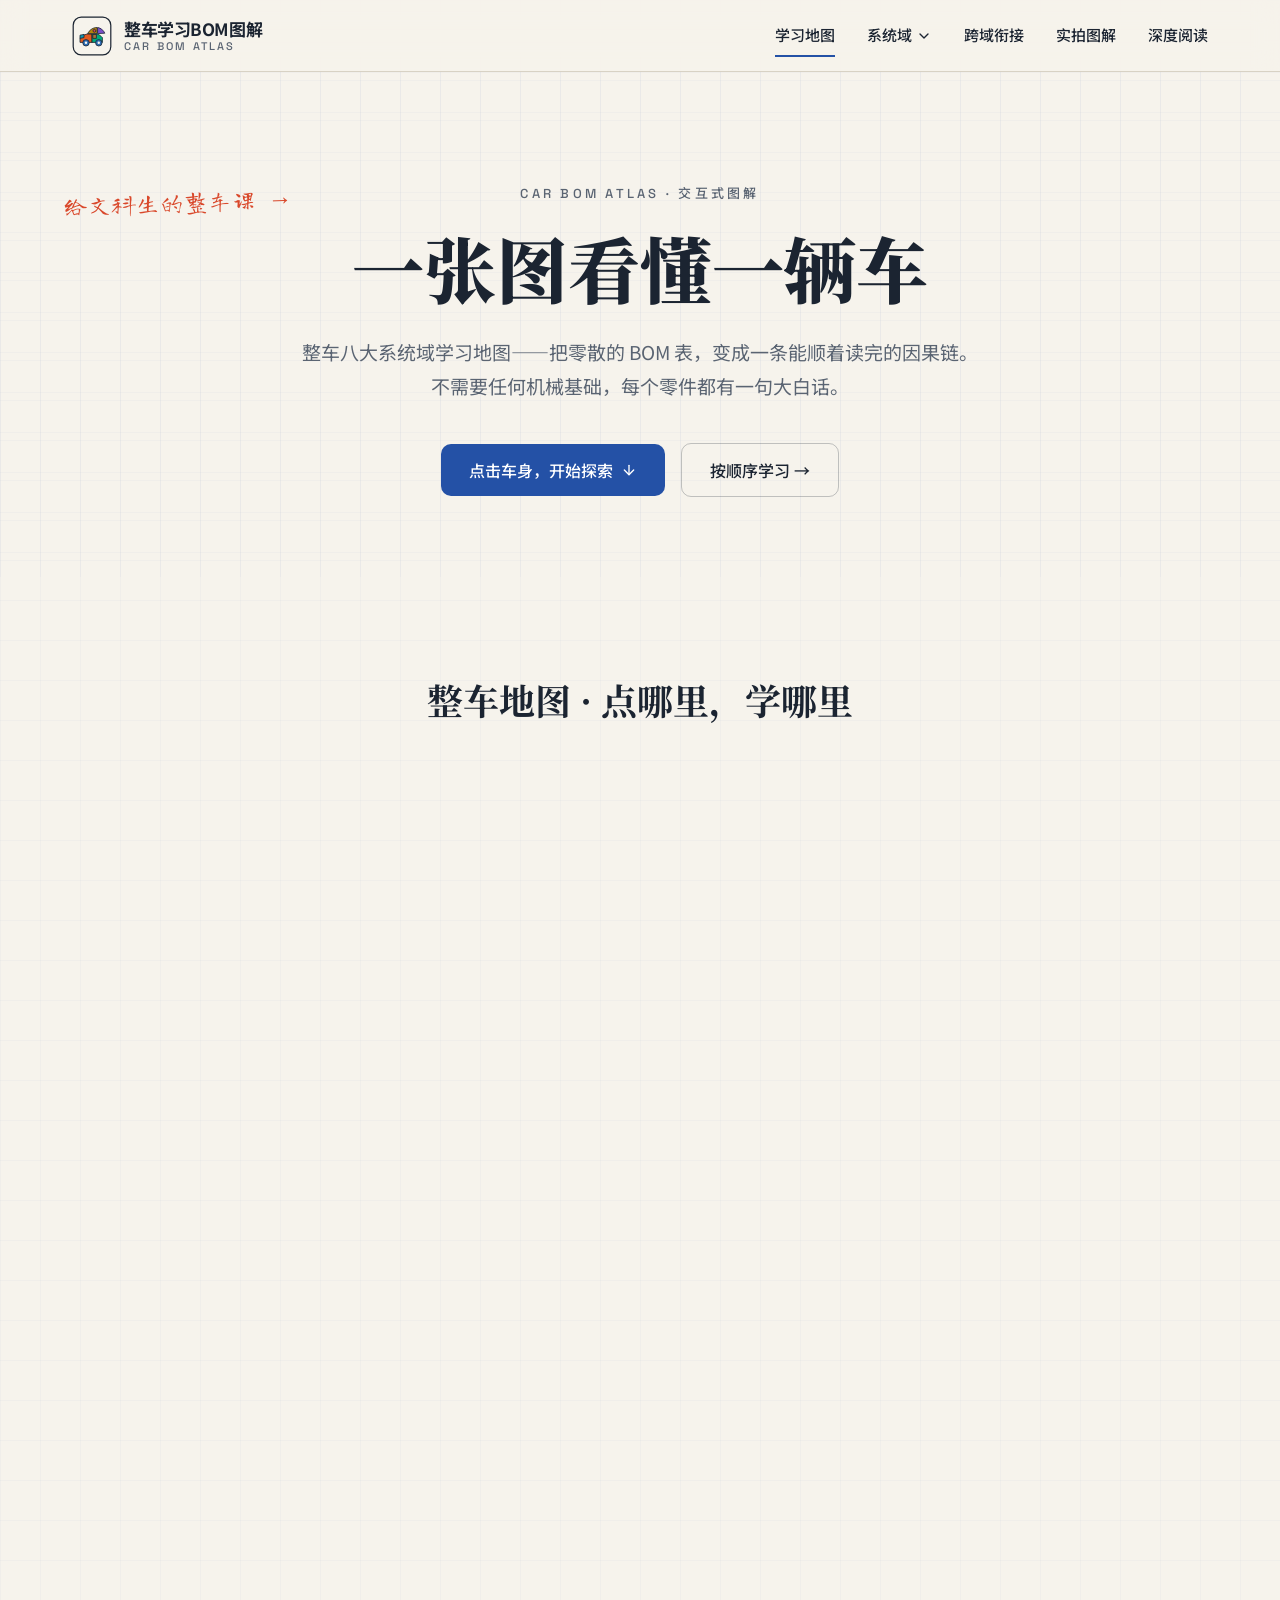
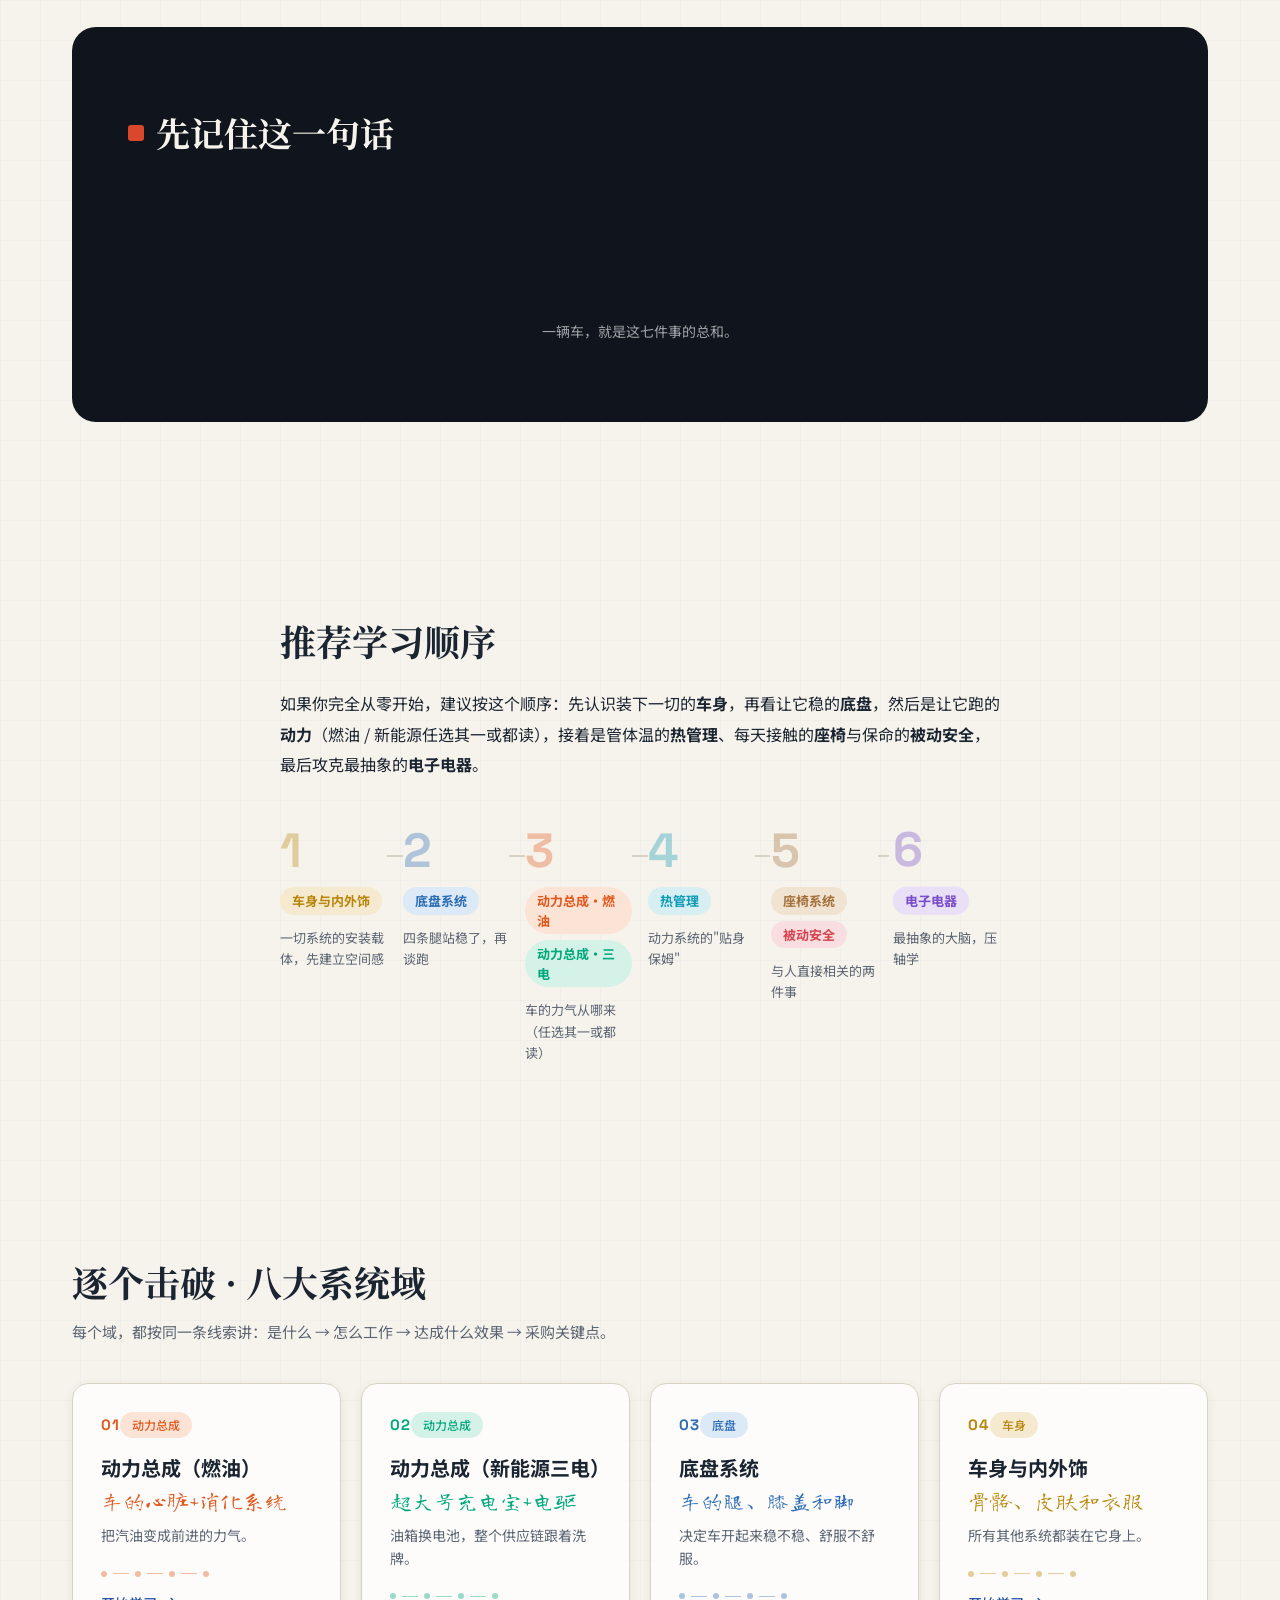
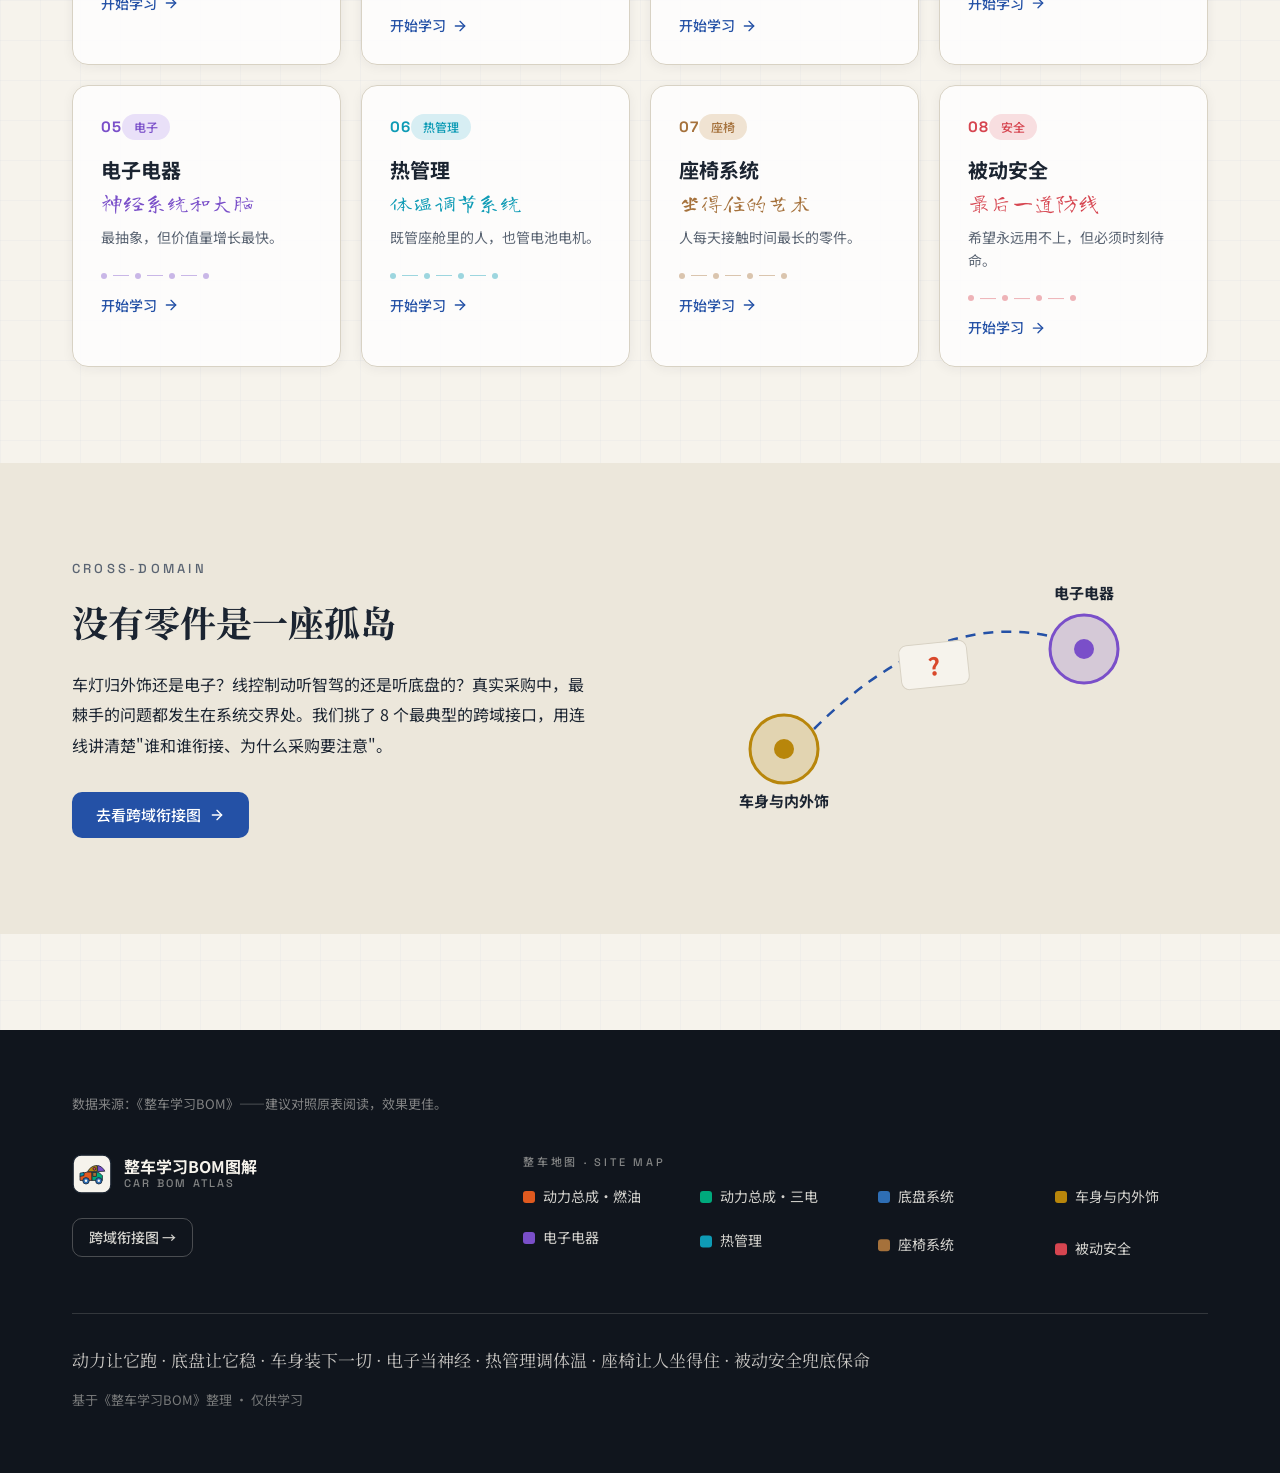
<file: index.html>
<!doctype html>
<html lang="zh-CN">
  <head>
    <meta charset="UTF-8" />
    <meta name="viewport" content="width=device-width, initial-scale=1.0" />
    <link rel="icon" type="image/svg+xml" href="./logo.svg" />
    <link rel="preconnect" href="https://fonts.googleapis.com" />
    <link rel="preconnect" href="https://fonts.gstatic.com" crossorigin />
    <link
      href="https://fonts.googleapis.com/css2?family=Noto+Serif+SC:wght@700;900&family=Noto+Sans+SC:wght@400;500;700&family=Long+Cang&family=Space+Grotesk:wght@500;700&display=swap"
      rel="stylesheet"
    />
    <title>整车学习BOM图解 · CAR BOM ATLAS</title>
    <meta name="description" content="把零散的整车BOM表，变成一张能点、能顺着读完的交互式图解学习地图。八大系统域，零机械基础也能看懂。" />
    <script type="module" crossorigin src="./assets/index-Dq_LpKil.js"></script>
    <link rel="stylesheet" crossorigin href="./assets/index-UlQxeEaz.css">
  </head>
  <body>
    <div id="root"></div>
  </body>
</html>
</file>
<file: assets/index-UlQxeEaz.css>
*,:before,:after{--tw-border-spacing-x: 0;--tw-border-spacing-y: 0;--tw-translate-x: 0;--tw-translate-y: 0;--tw-rotate: 0;--tw-skew-x: 0;--tw-skew-y: 0;--tw-scale-x: 1;--tw-scale-y: 1;--tw-pan-x: ;--tw-pan-y: ;--tw-pinch-zoom: ;--tw-scroll-snap-strictness: proximity;--tw-gradient-from-position: ;--tw-gradient-via-position: ;--tw-gradient-to-position: ;--tw-ordinal: ;--tw-slashed-zero: ;--tw-numeric-figure: ;--tw-numeric-spacing: ;--tw-numeric-fraction: ;--tw-ring-inset: ;--tw-ring-offset-width: 0px;--tw-ring-offset-color: #fff;--tw-ring-color: rgb(59 130 246 / .5);--tw-ring-offset-shadow: 0 0 #0000;--tw-ring-shadow: 0 0 #0000;--tw-shadow: 0 0 #0000;--tw-shadow-colored: 0 0 #0000;--tw-blur: ;--tw-brightness: ;--tw-contrast: ;--tw-grayscale: ;--tw-hue-rotate: ;--tw-invert: ;--tw-saturate: ;--tw-sepia: ;--tw-drop-shadow: ;--tw-backdrop-blur: ;--tw-backdrop-brightness: ;--tw-backdrop-contrast: ;--tw-backdrop-grayscale: ;--tw-backdrop-hue-rotate: ;--tw-backdrop-invert: ;--tw-backdrop-opacity: ;--tw-backdrop-saturate: ;--tw-backdrop-sepia: ;--tw-contain-size: ;--tw-contain-layout: ;--tw-contain-paint: ;--tw-contain-style: }::backdrop{--tw-border-spacing-x: 0;--tw-border-spacing-y: 0;--tw-translate-x: 0;--tw-translate-y: 0;--tw-rotate: 0;--tw-skew-x: 0;--tw-skew-y: 0;--tw-scale-x: 1;--tw-scale-y: 1;--tw-pan-x: ;--tw-pan-y: ;--tw-pinch-zoom: ;--tw-scroll-snap-strictness: proximity;--tw-gradient-from-position: ;--tw-gradient-via-position: ;--tw-gradient-to-position: ;--tw-ordinal: ;--tw-slashed-zero: ;--tw-numeric-figure: ;--tw-numeric-spacing: ;--tw-numeric-fraction: ;--tw-ring-inset: ;--tw-ring-offset-width: 0px;--tw-ring-offset-color: #fff;--tw-ring-color: rgb(59 130 246 / .5);--tw-ring-offset-shadow: 0 0 #0000;--tw-ring-shadow: 0 0 #0000;--tw-shadow: 0 0 #0000;--tw-shadow-colored: 0 0 #0000;--tw-blur: ;--tw-brightness: ;--tw-contrast: ;--tw-grayscale: ;--tw-hue-rotate: ;--tw-invert: ;--tw-saturate: ;--tw-sepia: ;--tw-drop-shadow: ;--tw-backdrop-blur: ;--tw-backdrop-brightness: ;--tw-backdrop-contrast: ;--tw-backdrop-grayscale: ;--tw-backdrop-hue-rotate: ;--tw-backdrop-invert: ;--tw-backdrop-opacity: ;--tw-backdrop-saturate: ;--tw-backdrop-sepia: ;--tw-contain-size: ;--tw-contain-layout: ;--tw-contain-paint: ;--tw-contain-style: }*,:before,:after{box-sizing:border-box;border-width:0;border-style:solid;border-color:#e5e7eb}:before,:after{--tw-content: ""}html,:host{line-height:1.5;-webkit-text-size-adjust:100%;-moz-tab-size:4;-o-tab-size:4;tab-size:4;font-family:Noto Sans SC,ui-sans-serif,system-ui,sans-serif;font-feature-settings:normal;font-variation-settings:normal;-webkit-tap-highlight-color:transparent}body{margin:0;line-height:inherit}hr{height:0;color:inherit;border-top-width:1px}abbr:where([title]){-webkit-text-decoration:underline dotted;text-decoration:underline dotted}h1,h2,h3,h4,h5,h6{font-size:inherit;font-weight:inherit}a{color:inherit;text-decoration:inherit}b,strong{font-weight:bolder}code,kbd,samp,pre{font-family:ui-monospace,SFMono-Regular,Menlo,Monaco,Consolas,Liberation Mono,Courier New,monospace;font-feature-settings:normal;font-variation-settings:normal;font-size:1em}small{font-size:80%}sub,sup{font-size:75%;line-height:0;position:relative;vertical-align:baseline}sub{bottom:-.25em}sup{top:-.5em}table{text-indent:0;border-color:inherit;border-collapse:collapse}button,input,optgroup,select,textarea{font-family:inherit;font-feature-settings:inherit;font-variation-settings:inherit;font-size:100%;font-weight:inherit;line-height:inherit;letter-spacing:inherit;color:inherit;margin:0;padding:0}button,select{text-transform:none}button,input:where([type=button]),input:where([type=reset]),input:where([type=submit]){-webkit-appearance:button;background-color:transparent;background-image:none}:-moz-focusring{outline:auto}:-moz-ui-invalid{box-shadow:none}progress{vertical-align:baseline}::-webkit-inner-spin-button,::-webkit-outer-spin-button{height:auto}[type=search]{-webkit-appearance:textfield;outline-offset:-2px}::-webkit-search-decoration{-webkit-appearance:none}::-webkit-file-upload-button{-webkit-appearance:button;font:inherit}summary{display:list-item}blockquote,dl,dd,h1,h2,h3,h4,h5,h6,hr,figure,p,pre{margin:0}fieldset{margin:0;padding:0}legend{padding:0}ol,ul,menu{list-style:none;margin:0;padding:0}dialog{padding:0}textarea{resize:vertical}input::-moz-placeholder,textarea::-moz-placeholder{opacity:1;color:#9ca3af}input::placeholder,textarea::placeholder{opacity:1;color:#9ca3af}button,[role=button]{cursor:pointer}:disabled{cursor:default}img,svg,video,canvas,audio,iframe,embed,object{display:block;vertical-align:middle}img,video{max-width:100%;height:auto}[hidden]:where(:not([hidden=until-found])){display:none}:root{--background: 43 33% 95%;--foreground: 217 30% 15%;--card: 0 0% 100%;--card-foreground: 217 30% 15%;--popover: 43 33% 97%;--popover-foreground: 217 30% 15%;--primary: 219 64% 40%;--primary-foreground: 0 0% 98%;--secondary: 40 22% 89%;--secondary-foreground: 217 30% 15%;--muted: 40 22% 89%;--muted-foreground: 216 12% 40%;--accent: 40 22% 89%;--accent-foreground: 217 30% 15%;--destructive: 0 84.2% 60.2%;--destructive-foreground: 0 0% 98%;--border: 42 17% 81%;--input: 42 17% 81%;--ring: 219 64% 40%;--radius: .625rem;--sidebar-background: 0 0% 98%;--sidebar-foreground: 240 5.3% 26.1%;--sidebar-primary: 240 5.9% 10%;--sidebar-primary-foreground: 0 0% 98%;--sidebar-accent: 240 4.8% 95.9%;--sidebar-accent-foreground: 240 5.9% 10%;--sidebar-border: 220 13% 91%;--sidebar-ring: 217.2 91.2% 59.8%}*{border-color:hsl(var(--border))}html{scroll-behavior:smooth}body{--tw-bg-opacity: 1;background-color:rgb(246 243 236 / var(--tw-bg-opacity, 1));font-family:Noto Sans SC,ui-sans-serif,system-ui,sans-serif;--tw-text-opacity: 1;color:rgb(27 36 49 / var(--tw-text-opacity, 1));-webkit-font-smoothing:antialiased;-moz-osx-font-smoothing:grayscale;background-image:url("data:image/svg+xml,%3csvg%20xmlns='http://www.w3.org/2000/svg'%20width='40'%20height='40'%20viewBox='0%200%2040%2040'%3e%3cpath%20d='M%2040%200%20H%200%20V%2040'%20fill='none'%20stroke='rgba(36,81,166,0.05)'%20stroke-width='1'/%3e%3c/svg%3e");background-size:40px 40px}::-moz-selection{background:#2451a62e}::selection{background:#2451a62e}.sr-only{position:absolute;width:1px;height:1px;padding:0;margin:-1px;overflow:hidden;clip:rect(0,0,0,0);white-space:nowrap;border-width:0}.pointer-events-none{pointer-events:none}.visible{visibility:visible}.invisible{visibility:hidden}.static{position:static}.fixed{position:fixed}.absolute{position:absolute}.relative{position:relative}.sticky{position:sticky}.inset-0{inset:0}.inset-x-0{left:0;right:0}.inset-x-3{left:.75rem;right:.75rem}.inset-y-0{top:0;bottom:0}.-bottom-12{bottom:-3rem}.-bottom-\[2px\]{bottom:-2px}.-bottom-\[5px\]{bottom:-5px}.-left-12{left:-3rem}.-left-\[13px\]{left:-13px}.-right-12{right:-3rem}.-right-4{right:-1rem}.-top-12{top:-3rem}.-top-9{top:-2.25rem}.bottom-0{bottom:0}.bottom-10{bottom:2.5rem}.bottom-4{bottom:1rem}.bottom-8{bottom:2rem}.bottom-full{bottom:100%}.left-0{left:0}.left-1\/2{left:50%}.left-2{left:.5rem}.left-3\.5{left:.875rem}.left-4{left:1rem}.left-5{left:1.25rem}.left-6{left:1.5rem}.left-\[19px\]{left:19px}.left-\[27px\]{left:27px}.left-\[50\%\]{left:50%}.right-0{right:0}.right-1{right:.25rem}.right-2{right:.5rem}.right-3{right:.75rem}.right-4{right:1rem}.right-6{right:1.5rem}.top-0{top:0}.top-1\.5{top:.375rem}.top-1\/2{top:50%}.top-10{top:2.5rem}.top-2{top:.5rem}.top-24{top:6rem}.top-3\.5{top:.875rem}.top-4{top:1rem}.top-6{top:1.5rem}.top-7{top:1.75rem}.top-\[160px\]{top:160px}.top-\[180px\]{top:180px}.top-\[1px\]{top:1px}.top-\[50\%\]{top:50%}.top-\[52px\]{top:52px}.top-\[60\%\]{top:60%}.top-\[72px\]{top:72px}.top-full{top:100%}.isolate{isolation:isolate}.z-10{z-index:10}.z-20{z-index:20}.z-30{z-index:30}.z-40{z-index:40}.z-50{z-index:50}.z-\[1\]{z-index:1}.z-\[55\]{z-index:55}.z-\[60\]{z-index:60}.order-2{order:2}.order-3{order:3}.order-first{order:-9999}.order-last{order:9999}.col-start-2{grid-column-start:2}.row-span-2{grid-row:span 2 / span 2}.row-start-1{grid-row-start:1}.\!m-0{margin:0!important}.-mx-1{margin-left:-.25rem;margin-right:-.25rem}.-my-2{margin-top:-.5rem;margin-bottom:-.5rem}.mx-1{margin-left:.25rem;margin-right:.25rem}.mx-2{margin-left:.5rem;margin-right:.5rem}.mx-3\.5{margin-left:.875rem;margin-right:.875rem}.mx-auto{margin-left:auto;margin-right:auto}.my-0{margin-top:0;margin-bottom:0}.my-0\.5{margin-top:.125rem;margin-bottom:.125rem}.my-1{margin-top:.25rem;margin-bottom:.25rem}.-ml-4{margin-left:-1rem}.-ml-\[5px\]{margin-left:-5px}.-mt-4{margin-top:-1rem}.mb-1{margin-bottom:.25rem}.mb-10{margin-bottom:2.5rem}.mb-12{margin-bottom:3rem}.mb-2{margin-bottom:.5rem}.mb-3{margin-bottom:.75rem}.mb-4{margin-bottom:1rem}.mb-5{margin-bottom:1.25rem}.mb-6{margin-bottom:1.5rem}.mb-7{margin-bottom:1.75rem}.mb-8{margin-bottom:2rem}.ml-1{margin-left:.25rem}.ml-2{margin-left:.5rem}.ml-4{margin-left:1rem}.ml-auto{margin-left:auto}.mr-1{margin-right:.25rem}.mt-0\.5{margin-top:.125rem}.mt-1{margin-top:.25rem}.mt-1\.5{margin-top:.375rem}.mt-10{margin-top:2.5rem}.mt-12{margin-top:3rem}.mt-14{margin-top:3.5rem}.mt-16{margin-top:4rem}.mt-2{margin-top:.5rem}.mt-2\.5{margin-top:.625rem}.mt-24{margin-top:6rem}.mt-3{margin-top:.75rem}.mt-4{margin-top:1rem}.mt-5{margin-top:1.25rem}.mt-6{margin-top:1.5rem}.mt-7{margin-top:1.75rem}.mt-8{margin-top:2rem}.mt-9{margin-top:2.25rem}.mt-auto{margin-top:auto}.line-clamp-1{overflow:hidden;display:-webkit-box;-webkit-box-orient:vertical;-webkit-line-clamp:1}.line-clamp-2{overflow:hidden;display:-webkit-box;-webkit-box-orient:vertical;-webkit-line-clamp:2}.block{display:block}.inline-block{display:inline-block}.flex{display:flex}.inline-flex{display:inline-flex}.table{display:table}.table-caption{display:table-caption}.table-cell{display:table-cell}.table-row{display:table-row}.grid{display:grid}.hidden{display:none}.aspect-\[16\/10\]{aspect-ratio:16/10}.aspect-\[3\/2\]{aspect-ratio:3/2}.aspect-square{aspect-ratio:1 / 1}.aspect-video{aspect-ratio:16 / 9}.size-10{width:2.5rem;height:2.5rem}.size-2{width:.5rem;height:.5rem}.size-2\.5{width:.625rem;height:.625rem}.size-3{width:.75rem;height:.75rem}.size-3\.5{width:.875rem;height:.875rem}.size-4{width:1rem;height:1rem}.size-6{width:1.5rem;height:1.5rem}.size-7{width:1.75rem;height:1.75rem}.size-8{width:2rem;height:2rem}.size-9{width:2.25rem;height:2.25rem}.size-auto{width:auto;height:auto}.size-full{width:100%;height:100%}.h-0{height:0px}.h-1\.5{height:.375rem}.h-10{height:2.5rem}.h-11{height:2.75rem}.h-12{height:3rem}.h-14{height:3.5rem}.h-2{height:.5rem}.h-2\.5{height:.625rem}.h-20{height:5rem}.h-24{height:6rem}.h-3{height:.75rem}.h-3\.5{height:.875rem}.h-36{height:9rem}.h-4{height:1rem}.h-40{height:10rem}.h-5{height:1.25rem}.h-6{height:1.5rem}.h-7{height:1.75rem}.h-8{height:2rem}.h-9{height:2.25rem}.h-\[1\.15rem\]{height:1.15rem}.h-\[1\.5px\]{height:1.5px}.h-\[14px\]{height:14px}.h-\[2px\]{height:2px}.h-\[3px\]{height:3px}.h-\[72px\]{height:72px}.h-\[calc\(100\%-1px\)\]{height:calc(100% - 1px)}.h-\[var\(--radix-navigation-menu-viewport-height\)\]{height:var(--radix-navigation-menu-viewport-height)}.h-\[var\(--radix-select-trigger-height\)\]{height:var(--radix-select-trigger-height)}.h-auto{height:auto}.h-full{height:100%}.h-px{height:1px}.h-svh{height:100svh}.max-h-\[300px\]{max-height:300px}.min-h-0{min-height:0px}.min-h-16{min-height:4rem}.min-h-4{min-height:1rem}.min-h-\[100dvh\]{min-height:100dvh}.min-h-\[168px\]{min-height:168px}.min-h-svh{min-height:100svh}.w-0{width:0px}.w-1{width:.25rem}.w-1\.5{width:.375rem}.w-10{width:2.5rem}.w-11{width:2.75rem}.w-12{width:3rem}.w-14{width:3.5rem}.w-2{width:.5rem}.w-2\.5{width:.625rem}.w-20{width:5rem}.w-3{width:.75rem}.w-3\.5{width:.875rem}.w-3\/4{width:75%}.w-36{width:9rem}.w-4{width:1rem}.w-40{width:10rem}.w-5{width:1.25rem}.w-6{width:1.5rem}.w-64{width:16rem}.w-7{width:1.75rem}.w-72{width:18rem}.w-8{width:2rem}.w-9{width:2.25rem}.w-\[100px\]{width:100px}.w-\[14px\]{width:14px}.w-\[260px\]{width:260px}.w-\[2px\]{width:2px}.w-\[300px\]{width:300px}.w-\[3px\]{width:3px}.w-\[720px\]{width:720px}.w-\[86\%\]{width:86%}.w-auto{width:auto}.w-fit{width:-moz-fit-content;width:fit-content}.w-full{width:100%}.w-max{width:-moz-max-content;width:max-content}.w-px{width:1px}.min-w-0{min-width:0px}.min-w-10{min-width:2.5rem}.min-w-5{min-width:1.25rem}.min-w-8{min-width:2rem}.min-w-9{min-width:2.25rem}.min-w-\[12rem\]{min-width:12rem}.min-w-\[8rem\]{min-width:8rem}.min-w-\[var\(--radix-select-trigger-width\)\]{min-width:var(--radix-select-trigger-width)}.max-w-\[1080px\]{max-width:1080px}.max-w-\[1100px\]{max-width:1100px}.max-w-\[1200px\]{max-width:1200px}.max-w-\[220px\]{max-width:220px}.max-w-\[300px\]{max-width:300px}.max-w-\[480px\]{max-width:480px}.max-w-\[520px\]{max-width:520px}.max-w-\[640px\]{max-width:640px}.max-w-\[680px\]{max-width:680px}.max-w-\[720px\]{max-width:720px}.max-w-\[760px\]{max-width:760px}.max-w-\[820px\]{max-width:820px}.max-w-\[960px\]{max-width:960px}.max-w-\[calc\(100\%-2rem\)\]{max-width:calc(100% - 2rem)}.max-w-max{max-width:-moz-max-content;max-width:max-content}.max-w-read{max-width:760px}.max-w-site{max-width:1200px}.max-w-sm{max-width:24rem}.max-w-xl{max-width:36rem}.flex-1{flex:1 1 0%}.shrink-0{flex-shrink:0}.grow{flex-grow:1}.grow-0{flex-grow:0}.basis-full{flex-basis:100%}.caption-bottom{caption-side:bottom}.border-collapse{border-collapse:collapse}.origin-left{transform-origin:left}.origin-top{transform-origin:top}.-translate-x-1\/2{--tw-translate-x: -50%;transform:translate(var(--tw-translate-x),var(--tw-translate-y)) rotate(var(--tw-rotate)) skew(var(--tw-skew-x)) skewY(var(--tw-skew-y)) scaleX(var(--tw-scale-x)) scaleY(var(--tw-scale-y))}.-translate-x-px{--tw-translate-x: -1px;transform:translate(var(--tw-translate-x),var(--tw-translate-y)) rotate(var(--tw-rotate)) skew(var(--tw-skew-x)) skewY(var(--tw-skew-y)) scaleX(var(--tw-scale-x)) scaleY(var(--tw-scale-y))}.-translate-y-1{--tw-translate-y: -.25rem;transform:translate(var(--tw-translate-x),var(--tw-translate-y)) rotate(var(--tw-rotate)) skew(var(--tw-skew-x)) skewY(var(--tw-skew-y)) scaleX(var(--tw-scale-x)) scaleY(var(--tw-scale-y))}.-translate-y-1\/2{--tw-translate-y: -50%;transform:translate(var(--tw-translate-x),var(--tw-translate-y)) rotate(var(--tw-rotate)) skew(var(--tw-skew-x)) skewY(var(--tw-skew-y)) scaleX(var(--tw-scale-x)) scaleY(var(--tw-scale-y))}.-translate-y-full{--tw-translate-y: -100%;transform:translate(var(--tw-translate-x),var(--tw-translate-y)) rotate(var(--tw-rotate)) skew(var(--tw-skew-x)) skewY(var(--tw-skew-y)) scaleX(var(--tw-scale-x)) scaleY(var(--tw-scale-y))}.translate-x-\[-50\%\]{--tw-translate-x: -50%;transform:translate(var(--tw-translate-x),var(--tw-translate-y)) rotate(var(--tw-rotate)) skew(var(--tw-skew-x)) skewY(var(--tw-skew-y)) scaleX(var(--tw-scale-x)) scaleY(var(--tw-scale-y))}.translate-x-px{--tw-translate-x: 1px;transform:translate(var(--tw-translate-x),var(--tw-translate-y)) rotate(var(--tw-rotate)) skew(var(--tw-skew-x)) skewY(var(--tw-skew-y)) scaleX(var(--tw-scale-x)) scaleY(var(--tw-scale-y))}.translate-y-0\.5{--tw-translate-y: .125rem;transform:translate(var(--tw-translate-x),var(--tw-translate-y)) rotate(var(--tw-rotate)) skew(var(--tw-skew-x)) skewY(var(--tw-skew-y)) scaleX(var(--tw-scale-x)) scaleY(var(--tw-scale-y))}.translate-y-\[-50\%\]{--tw-translate-y: -50%;transform:translate(var(--tw-translate-x),var(--tw-translate-y)) rotate(var(--tw-rotate)) skew(var(--tw-skew-x)) skewY(var(--tw-skew-y)) scaleX(var(--tw-scale-x)) scaleY(var(--tw-scale-y))}.translate-y-\[1px\]{--tw-translate-y: 1px;transform:translate(var(--tw-translate-x),var(--tw-translate-y)) rotate(var(--tw-rotate)) skew(var(--tw-skew-x)) skewY(var(--tw-skew-y)) scaleX(var(--tw-scale-x)) scaleY(var(--tw-scale-y))}.translate-y-\[calc\(-50\%_-_2px\)\]{--tw-translate-y: calc(-50% - 2px) ;transform:translate(var(--tw-translate-x),var(--tw-translate-y)) rotate(var(--tw-rotate)) skew(var(--tw-skew-x)) skewY(var(--tw-skew-y)) scaleX(var(--tw-scale-x)) scaleY(var(--tw-scale-y))}.-rotate-1{--tw-rotate: -1deg;transform:translate(var(--tw-translate-x),var(--tw-translate-y)) rotate(var(--tw-rotate)) skew(var(--tw-skew-x)) skewY(var(--tw-skew-y)) scaleX(var(--tw-scale-x)) scaleY(var(--tw-scale-y))}.-rotate-2{--tw-rotate: -2deg;transform:translate(var(--tw-translate-x),var(--tw-translate-y)) rotate(var(--tw-rotate)) skew(var(--tw-skew-x)) skewY(var(--tw-skew-y)) scaleX(var(--tw-scale-x)) scaleY(var(--tw-scale-y))}.-rotate-\[1\.5deg\]{--tw-rotate: -1.5deg;transform:translate(var(--tw-translate-x),var(--tw-translate-y)) rotate(var(--tw-rotate)) skew(var(--tw-skew-x)) skewY(var(--tw-skew-y)) scaleX(var(--tw-scale-x)) scaleY(var(--tw-scale-y))}.rotate-180{--tw-rotate: 180deg;transform:translate(var(--tw-translate-x),var(--tw-translate-y)) rotate(var(--tw-rotate)) skew(var(--tw-skew-x)) skewY(var(--tw-skew-y)) scaleX(var(--tw-scale-x)) scaleY(var(--tw-scale-y))}.rotate-45{--tw-rotate: 45deg;transform:translate(var(--tw-translate-x),var(--tw-translate-y)) rotate(var(--tw-rotate)) skew(var(--tw-skew-x)) skewY(var(--tw-skew-y)) scaleX(var(--tw-scale-x)) scaleY(var(--tw-scale-y))}.rotate-90{--tw-rotate: 90deg;transform:translate(var(--tw-translate-x),var(--tw-translate-y)) rotate(var(--tw-rotate)) skew(var(--tw-skew-x)) skewY(var(--tw-skew-y)) scaleX(var(--tw-scale-x)) scaleY(var(--tw-scale-y))}.rotate-\[-1\.5deg\]{--tw-rotate: -1.5deg;transform:translate(var(--tw-translate-x),var(--tw-translate-y)) rotate(var(--tw-rotate)) skew(var(--tw-skew-x)) skewY(var(--tw-skew-y)) scaleX(var(--tw-scale-x)) scaleY(var(--tw-scale-y))}.scale-x-0{--tw-scale-x: 0;transform:translate(var(--tw-translate-x),var(--tw-translate-y)) rotate(var(--tw-rotate)) skew(var(--tw-skew-x)) skewY(var(--tw-skew-y)) scaleX(var(--tw-scale-x)) scaleY(var(--tw-scale-y))}.transform{transform:translate(var(--tw-translate-x),var(--tw-translate-y)) rotate(var(--tw-rotate)) skew(var(--tw-skew-x)) skewY(var(--tw-skew-y)) scaleX(var(--tw-scale-x)) scaleY(var(--tw-scale-y))}@keyframes caret-blink{0%,70%,to{opacity:1}20%,50%{opacity:0}}.animate-caret-blink{animation:caret-blink 1.25s ease-out infinite}@keyframes pulse{50%{opacity:.5}}.animate-pulse{animation:pulse 2s cubic-bezier(.4,0,.6,1) infinite}@keyframes spin{to{transform:rotate(360deg)}}.animate-spin{animation:spin 1s linear infinite}.cursor-default{cursor:default}.cursor-help{cursor:help}.cursor-pointer{cursor:pointer}.cursor-text{cursor:text}.touch-none{touch-action:none}.select-none{-webkit-user-select:none;-moz-user-select:none;user-select:none}.resize-none{resize:none}.scroll-my-1{scroll-margin-top:.25rem;scroll-margin-bottom:.25rem}.scroll-mt-24{scroll-margin-top:6rem}.scroll-mt-32{scroll-margin-top:8rem}.scroll-mt-40{scroll-margin-top:10rem}.scroll-mt-\[140px\]{scroll-margin-top:140px}.scroll-mt-\[150px\]{scroll-margin-top:150px}.scroll-mt-\[160px\]{scroll-margin-top:160px}.scroll-mt-\[90px\]{scroll-margin-top:90px}.scroll-py-1{scroll-padding-top:.25rem;scroll-padding-bottom:.25rem}.list-disc{list-style-type:disc}.list-none{list-style-type:none}.auto-rows-min{grid-auto-rows:min-content}.grid-cols-1{grid-template-columns:repeat(1,minmax(0,1fr))}.grid-cols-2{grid-template-columns:repeat(2,minmax(0,1fr))}.grid-cols-4{grid-template-columns:repeat(4,minmax(0,1fr))}.grid-cols-\[0_1fr\]{grid-template-columns:0 1fr}.grid-rows-\[auto_auto\]{grid-template-rows:auto auto}.flex-row{flex-direction:row}.flex-col{flex-direction:column}.flex-col-reverse{flex-direction:column-reverse}.flex-wrap{flex-wrap:wrap}.place-content-center{place-content:center}.items-start{align-items:flex-start}.items-end{align-items:flex-end}.items-center{align-items:center}.items-baseline{align-items:baseline}.items-stretch{align-items:stretch}.justify-start{justify-content:flex-start}.justify-center{justify-content:center}.justify-between{justify-content:space-between}.justify-items-start{justify-items:start}.gap-0\.5{gap:.125rem}.gap-1{gap:.25rem}.gap-1\.5{gap:.375rem}.gap-10{gap:2.5rem}.gap-12{gap:3rem}.gap-16{gap:4rem}.gap-2{gap:.5rem}.gap-2\.5{gap:.625rem}.gap-3{gap:.75rem}.gap-4{gap:1rem}.gap-5{gap:1.25rem}.gap-6{gap:1.5rem}.gap-7{gap:1.75rem}.gap-8{gap:2rem}.gap-\[--spacing\(var\(--gap\)\)\]{gap:var(--spacing(var(--gap)))}.gap-x-3{-moz-column-gap:.75rem;column-gap:.75rem}.gap-x-4{-moz-column-gap:1rem;column-gap:1rem}.gap-x-6{-moz-column-gap:1.5rem;column-gap:1.5rem}.gap-y-0\.5{row-gap:.125rem}.gap-y-1{row-gap:.25rem}.gap-y-10{row-gap:2.5rem}.gap-y-2{row-gap:.5rem}.gap-y-3{row-gap:.75rem}.-space-x-1>:not([hidden])~:not([hidden]){--tw-space-x-reverse: 0;margin-right:calc(-.25rem * var(--tw-space-x-reverse));margin-left:calc(-.25rem * calc(1 - var(--tw-space-x-reverse)))}.space-y-10>:not([hidden])~:not([hidden]){--tw-space-y-reverse: 0;margin-top:calc(2.5rem * calc(1 - var(--tw-space-y-reverse)));margin-bottom:calc(2.5rem * var(--tw-space-y-reverse))}.space-y-16>:not([hidden])~:not([hidden]){--tw-space-y-reverse: 0;margin-top:calc(4rem * calc(1 - var(--tw-space-y-reverse)));margin-bottom:calc(4rem * var(--tw-space-y-reverse))}.space-y-5>:not([hidden])~:not([hidden]){--tw-space-y-reverse: 0;margin-top:calc(1.25rem * calc(1 - var(--tw-space-y-reverse)));margin-bottom:calc(1.25rem * var(--tw-space-y-reverse))}.space-y-7>:not([hidden])~:not([hidden]){--tw-space-y-reverse: 0;margin-top:calc(1.75rem * calc(1 - var(--tw-space-y-reverse)));margin-bottom:calc(1.75rem * var(--tw-space-y-reverse))}.self-start{align-self:flex-start}.self-stretch{align-self:stretch}.justify-self-end{justify-self:end}.overflow-auto{overflow:auto}.overflow-hidden{overflow:hidden}.overflow-x-auto{overflow-x:auto}.overflow-y-auto{overflow-y:auto}.overflow-x-hidden{overflow-x:hidden}.whitespace-nowrap{white-space:nowrap}.break-words{overflow-wrap:break-word}.rounded{border-radius:.25rem}.rounded-2xl{border-radius:1rem}.rounded-3xl{border-radius:1.5rem}.rounded-\[10px\]{border-radius:10px}.rounded-\[2px\]{border-radius:2px}.rounded-\[3px\]{border-radius:3px}.rounded-\[4px\]{border-radius:4px}.rounded-\[calc\(var\(--radius\)-5px\)\]{border-radius:calc(var(--radius) - 5px)}.rounded-\[inherit\]{border-radius:inherit}.rounded-full{border-radius:9999px}.rounded-lg{border-radius:var(--radius)}.rounded-md{border-radius:calc(var(--radius) - 2px)}.rounded-none{border-radius:0}.rounded-sm{border-radius:calc(var(--radius) - 4px)}.rounded-xl{border-radius:calc(var(--radius) + 4px)}.rounded-xs{border-radius:calc(var(--radius) - 6px)}.rounded-b-none{border-bottom-right-radius:0;border-bottom-left-radius:0}.rounded-l-md{border-top-left-radius:calc(var(--radius) - 2px);border-bottom-left-radius:calc(var(--radius) - 2px)}.rounded-r-md{border-top-right-radius:calc(var(--radius) - 2px);border-bottom-right-radius:calc(var(--radius) - 2px)}.rounded-tl-sm{border-top-left-radius:calc(var(--radius) - 4px)}.border{border-width:1px}.border-0{border-width:0px}.border-2{border-width:2px}.border-\[1\.5px\]{border-width:1.5px}.border-x-\[5px\]{border-left-width:5px;border-right-width:5px}.border-y{border-top-width:1px;border-bottom-width:1px}.border-b{border-bottom-width:1px}.border-b-2{border-bottom-width:2px}.border-l{border-left-width:1px}.border-l-2{border-left-width:2px}.border-l-4{border-left-width:4px}.border-r{border-right-width:1px}.border-t{border-top-width:1px}.border-t-\[6px\]{border-top-width:6px}.border-dashed{border-style:dashed}.border-border{border-color:hsl(var(--border))}.border-border\/50{border-color:hsl(var(--border) / .5)}.border-hairline{--tw-border-opacity: 1;border-color:rgb(216 210 196 / var(--tw-border-opacity, 1))}.border-ink\/25{border-color:#1b243140}.border-input{border-color:hsl(var(--input))}.border-paper\/15{border-color:#f6f3ec26}.border-paper\/25{border-color:#f6f3ec40}.border-primary{border-color:hsl(var(--primary))}.border-sidebar-border{border-color:hsl(var(--sidebar-border))}.border-transparent{border-color:transparent}.border-white{--tw-border-opacity: 1;border-color:rgb(255 255 255 / var(--tw-border-opacity, 1))}.border-white\/15{border-color:#ffffff26}.border-white\/20{border-color:#fff3}.border-white\/30{border-color:#ffffff4d}.border-x-transparent{border-left-color:transparent;border-right-color:transparent}.border-l-transparent{border-left-color:transparent}.border-t-transparent{border-top-color:transparent}.border-t-white{--tw-border-opacity: 1;border-top-color:rgb(255 255 255 / var(--tw-border-opacity, 1))}.bg-accent{background-color:hsl(var(--accent))}.bg-annotate{--tw-bg-opacity: 1;background-color:rgb(217 72 43 / var(--tw-bg-opacity, 1))}.bg-background{background-color:hsl(var(--background))}.bg-black\/50{background-color:#00000080}.bg-blueprint{--tw-bg-opacity: 1;background-color:rgb(36 81 166 / var(--tw-bg-opacity, 1))}.bg-border{background-color:hsl(var(--border))}.bg-card{background-color:hsl(var(--card))}.bg-destructive{--tw-bg-opacity: 1;background-color:hsl(var(--destructive) / var(--tw-bg-opacity, 1))}.bg-dom-body-light{--tw-bg-opacity: 1;background-color:rgb(245 234 207 / var(--tw-bg-opacity, 1))}.bg-foreground{background-color:hsl(var(--foreground))}.bg-hairline{--tw-bg-opacity: 1;background-color:rgb(216 210 196 / var(--tw-bg-opacity, 1))}.bg-ink\/85{background-color:#1b2431d9}.bg-inkdeep{--tw-bg-opacity: 1;background-color:rgb(16 21 29 / var(--tw-bg-opacity, 1))}.bg-inkdeep\/40{background-color:#10151d66}.bg-input{background-color:hsl(var(--input))}.bg-muted{background-color:hsl(var(--muted))}.bg-muted\/50{background-color:hsl(var(--muted) / .5)}.bg-paper{--tw-bg-opacity: 1;background-color:rgb(246 243 236 / var(--tw-bg-opacity, 1))}.bg-paper-deep{--tw-bg-opacity: 1;background-color:rgb(236 231 219 / var(--tw-bg-opacity, 1))}.bg-paper\/85{background-color:#f6f3ecd9}.bg-paper\/90{background-color:#f6f3ece6}.bg-popover{background-color:hsl(var(--popover))}.bg-primary{background-color:hsl(var(--primary))}.bg-primary\/20{background-color:hsl(var(--primary) / .2)}.bg-secondary{background-color:hsl(var(--secondary))}.bg-sidebar{background-color:hsl(var(--sidebar-background))}.bg-sidebar-border{background-color:hsl(var(--sidebar-border))}.bg-transparent{background-color:transparent}.bg-white{--tw-bg-opacity: 1;background-color:rgb(255 255 255 / var(--tw-bg-opacity, 1))}.bg-white\/10{background-color:#ffffff1a}.bg-white\/60{background-color:#fff9}.bg-white\/70{background-color:#ffffffb3}.bg-white\/80{background-color:#fffc}.bg-white\/95{background-color:#fffffff2}.fill-current{fill:currentColor}.fill-foreground{fill:hsl(var(--foreground))}.fill-primary{fill:hsl(var(--primary))}.object-contain{-o-object-fit:contain;object-fit:contain}.object-cover{-o-object-fit:cover;object-fit:cover}.p-0{padding:0}.p-1{padding:.25rem}.p-2{padding:.5rem}.p-3{padding:.75rem}.p-4{padding:1rem}.p-5{padding:1.25rem}.p-6{padding:1.5rem}.p-7{padding:1.75rem}.p-8{padding:2rem}.p-\[3px\]{padding:3px}.p-px{padding:1px}.px-0{padding-left:0;padding-right:0}.px-1{padding-left:.25rem;padding-right:.25rem}.px-1\.5{padding-left:.375rem;padding-right:.375rem}.px-2{padding-left:.5rem;padding-right:.5rem}.px-2\.5{padding-left:.625rem;padding-right:.625rem}.px-3{padding-left:.75rem;padding-right:.75rem}.px-3\.5{padding-left:.875rem;padding-right:.875rem}.px-4{padding-left:1rem;padding-right:1rem}.px-5{padding-left:1.25rem;padding-right:1.25rem}.px-6{padding-left:1.5rem;padding-right:1.5rem}.px-7{padding-left:1.75rem;padding-right:1.75rem}.py-0\.5{padding-top:.125rem;padding-bottom:.125rem}.py-1{padding-top:.25rem;padding-bottom:.25rem}.py-1\.5{padding-top:.375rem;padding-bottom:.375rem}.py-12{padding-top:3rem;padding-bottom:3rem}.py-14{padding-top:3.5rem;padding-bottom:3.5rem}.py-16{padding-top:4rem;padding-bottom:4rem}.py-2{padding-top:.5rem;padding-bottom:.5rem}.py-2\.5{padding-top:.625rem;padding-bottom:.625rem}.py-20{padding-top:5rem;padding-bottom:5rem}.py-24{padding-top:6rem;padding-bottom:6rem}.py-3{padding-top:.75rem;padding-bottom:.75rem}.py-3\.5{padding-top:.875rem;padding-bottom:.875rem}.py-32{padding-top:8rem;padding-bottom:8rem}.py-4{padding-top:1rem;padding-bottom:1rem}.py-6{padding-top:1.5rem;padding-bottom:1.5rem}.py-8{padding-top:2rem;padding-bottom:2rem}.pb-1{padding-bottom:.25rem}.pb-10{padding-bottom:2.5rem}.pb-16{padding-bottom:4rem}.pb-2{padding-bottom:.5rem}.pb-20{padding-bottom:5rem}.pb-3{padding-bottom:.75rem}.pb-4{padding-bottom:1rem}.pb-7{padding-bottom:1.75rem}.pb-8{padding-bottom:2rem}.pb-\[72px\]{padding-bottom:72px}.pl-12{padding-left:3rem}.pl-2{padding-left:.5rem}.pl-3{padding-left:.75rem}.pl-4{padding-left:1rem}.pl-5{padding-left:1.25rem}.pl-8{padding-left:2rem}.pl-\[76px\]{padding-left:76px}.pr-1{padding-right:.25rem}.pr-2{padding-right:.5rem}.pr-2\.5{padding-right:.625rem}.pr-3{padding-right:.75rem}.pr-8{padding-right:2rem}.pt-0{padding-top:0}.pt-10{padding-top:2.5rem}.pt-14{padding-top:3.5rem}.pt-16{padding-top:4rem}.pt-20{padding-top:5rem}.pt-24{padding-top:6rem}.pt-3{padding-top:.75rem}.pt-4{padding-top:1rem}.pt-5{padding-top:1.25rem}.pt-8{padding-top:2rem}.text-left{text-align:left}.text-center{text-align:center}.text-right{text-align:right}.align-middle{vertical-align:middle}.align-bottom{vertical-align:bottom}.font-grotesk{font-family:Space Grotesk,Noto Sans SC,sans-serif}.font-hand{font-family:Long Cang,cursive}.font-mono{font-family:ui-monospace,SFMono-Regular,Menlo,Monaco,Consolas,Liberation Mono,Courier New,monospace}.font-sans{font-family:Noto Sans SC,ui-sans-serif,system-ui,sans-serif}.font-serif{font-family:"Noto Serif SC",serif}.text-2xl{font-size:1.5rem;line-height:2rem}.text-4xl{font-size:2.25rem;line-height:2.5rem}.text-\[0\.8rem\]{font-size:.8rem}.text-\[10px\]{font-size:10px}.text-\[11px\]{font-size:11px}.text-\[12\.5px\]{font-size:12.5px}.text-\[12px\]{font-size:12px}.text-\[13\.5px\]{font-size:13.5px}.text-\[13px\]{font-size:13px}.text-\[14px\]{font-size:14px}.text-\[15px\]{font-size:15px}.text-\[16px\]{font-size:16px}.text-\[17px\]{font-size:17px}.text-\[18px\]{font-size:18px}.text-\[19px\]{font-size:19px}.text-\[20px\]{font-size:20px}.text-\[21px\]{font-size:21px}.text-\[22px\]{font-size:22px}.text-\[24px\]{font-size:24px}.text-\[26px\]{font-size:26px}.text-\[28px\]{font-size:28px}.text-\[30px\]{font-size:30px}.text-\[34px\]{font-size:34px}.text-\[40px\]{font-size:40px}.text-\[48px\]{font-size:48px}.text-\[9px\]{font-size:9px}.text-base{font-size:1rem;line-height:1.5rem}.text-lg{font-size:1.125rem;line-height:1.75rem}.text-sm{font-size:.875rem;line-height:1.25rem}.text-sm\/relaxed{font-size:.875rem;line-height:1.625}.text-xs{font-size:.75rem;line-height:1rem}.font-black{font-weight:900}.font-bold{font-weight:700}.font-medium{font-weight:500}.font-normal{font-weight:400}.font-semibold{font-weight:600}.tabular-nums{--tw-numeric-spacing: tabular-nums;font-variant-numeric:var(--tw-ordinal) var(--tw-slashed-zero) var(--tw-numeric-figure) var(--tw-numeric-spacing) var(--tw-numeric-fraction)}.leading-\[1\.15\]{line-height:1.15}.leading-\[1\.1\]{line-height:1.1}.leading-\[1\.25\]{line-height:1.25}.leading-\[1\.35\]{line-height:1.35}.leading-\[1\.6\]{line-height:1.6}.leading-\[1\.75\]{line-height:1.75}.leading-\[1\.7\]{line-height:1.7}.leading-\[1\.85\]{line-height:1.85}.leading-\[1\.8\]{line-height:1.8}.leading-\[1\.9\]{line-height:1.9}.leading-none{line-height:1}.leading-normal{line-height:1.5}.leading-relaxed{line-height:1.625}.leading-snug{line-height:1.375}.leading-tight{line-height:1.25}.tracking-\[0\.08em\]{letter-spacing:.08em}.tracking-\[0\.15em\]{letter-spacing:.15em}.tracking-\[0\.18em\]{letter-spacing:.18em}.tracking-\[0\.22em\]{letter-spacing:.22em}.tracking-\[0\.25em\]{letter-spacing:.25em}.tracking-\[0\.2em\]{letter-spacing:.2em}.tracking-tight{letter-spacing:-.025em}.tracking-wide{letter-spacing:.025em}.tracking-wider{letter-spacing:.05em}.tracking-widest{letter-spacing:.1em}.text-\[\#6b5510\]{--tw-text-opacity: 1;color:rgb(107 85 16 / var(--tw-text-opacity, 1))}.text-\[\#E8836B\]{--tw-text-opacity: 1;color:rgb(232 131 107 / var(--tw-text-opacity, 1))}.text-\[\#ECE7DB\]{--tw-text-opacity: 1;color:rgb(236 231 219 / var(--tw-text-opacity, 1))}.text-accent-foreground{color:hsl(var(--accent-foreground))}.text-annotate{--tw-text-opacity: 1;color:rgb(217 72 43 / var(--tw-text-opacity, 1))}.text-background{color:hsl(var(--background))}.text-blueprint{--tw-text-opacity: 1;color:rgb(36 81 166 / var(--tw-text-opacity, 1))}.text-card-foreground{color:hsl(var(--card-foreground))}.text-current{color:currentColor}.text-destructive{--tw-text-opacity: 1;color:hsl(var(--destructive) / var(--tw-text-opacity, 1))}.text-dom-body{--tw-text-opacity: 1;color:rgb(184 134 11 / var(--tw-text-opacity, 1))}.text-foreground{color:hsl(var(--foreground))}.text-ink{--tw-text-opacity: 1;color:rgb(27 36 49 / var(--tw-text-opacity, 1))}.text-ink-soft{--tw-text-opacity: 1;color:rgb(90 100 114 / var(--tw-text-opacity, 1))}.text-ink-soft\/60{color:#5a647299}.text-ink\/75{color:#1b2431bf}.text-ink\/80{color:#1b2431cc}.text-ink\/85{color:#1b2431d9}.text-muted-foreground{color:hsl(var(--muted-foreground))}.text-paper{--tw-text-opacity: 1;color:rgb(246 243 236 / var(--tw-text-opacity, 1))}.text-paper\/45{color:#f6f3ec73}.text-paper\/50{color:#f6f3ec80}.text-paper\/70{color:#f6f3ecb3}.text-paper\/80{color:#f6f3eccc}.text-paper\/85{color:#f6f3ecd9}.text-popover-foreground{color:hsl(var(--popover-foreground))}.text-primary{color:hsl(var(--primary))}.text-primary-foreground{color:hsl(var(--primary-foreground))}.text-secondary-foreground{color:hsl(var(--secondary-foreground))}.text-sidebar-foreground{color:hsl(var(--sidebar-foreground))}.text-sidebar-foreground\/70{color:hsl(var(--sidebar-foreground) / .7)}.text-white{--tw-text-opacity: 1;color:rgb(255 255 255 / var(--tw-text-opacity, 1))}.text-white\/60{color:#fff9}.text-white\/85{color:#ffffffd9}.underline{text-decoration-line:underline}.underline-offset-4{text-underline-offset:4px}.opacity-0{opacity:0}.opacity-100{opacity:1}.opacity-30{opacity:.3}.opacity-40{opacity:.4}.opacity-50{opacity:.5}.opacity-70{opacity:.7}.opacity-\[0\.92\]{opacity:.92}.shadow{--tw-shadow: 0 1px 3px 0 rgb(0 0 0 / .1), 0 1px 2px -1px rgb(0 0 0 / .1);--tw-shadow-colored: 0 1px 3px 0 var(--tw-shadow-color), 0 1px 2px -1px var(--tw-shadow-color);box-shadow:var(--tw-ring-offset-shadow, 0 0 #0000),var(--tw-ring-shadow, 0 0 #0000),var(--tw-shadow)}.shadow-\[0_0_0_1px_hsl\(var\(--sidebar-border\)\)\]{--tw-shadow: 0 0 0 1px hsl(var(--sidebar-border));--tw-shadow-colored: 0 0 0 1px var(--tw-shadow-color);box-shadow:var(--tw-ring-offset-shadow, 0 0 #0000),var(--tw-ring-shadow, 0 0 #0000),var(--tw-shadow)}.shadow-\[0_12px_40px_rgba\(27\,36\,49\,0\.12\)\]{--tw-shadow: 0 12px 40px rgba(27,36,49,.12);--tw-shadow-colored: 0 12px 40px var(--tw-shadow-color);box-shadow:var(--tw-ring-offset-shadow, 0 0 #0000),var(--tw-ring-shadow, 0 0 #0000),var(--tw-shadow)}.shadow-\[0_12px_40px_rgba\(27\,36\,49\,0\.16\)\]{--tw-shadow: 0 12px 40px rgba(27,36,49,.16);--tw-shadow-colored: 0 12px 40px var(--tw-shadow-color);box-shadow:var(--tw-ring-offset-shadow, 0 0 #0000),var(--tw-ring-shadow, 0 0 #0000),var(--tw-shadow)}.shadow-\[0_2px_12px_rgba\(27\,36\,49\,0\.06\)\]{--tw-shadow: 0 2px 12px rgba(27,36,49,.06);--tw-shadow-colored: 0 2px 12px var(--tw-shadow-color);box-shadow:var(--tw-ring-offset-shadow, 0 0 #0000),var(--tw-ring-shadow, 0 0 #0000),var(--tw-shadow)}.shadow-\[0_2px_12px_rgba\(27\,36\,49\,0\.08\)\]{--tw-shadow: 0 2px 12px rgba(27,36,49,.08);--tw-shadow-colored: 0 2px 12px var(--tw-shadow-color);box-shadow:var(--tw-ring-offset-shadow, 0 0 #0000),var(--tw-ring-shadow, 0 0 #0000),var(--tw-shadow)}.shadow-\[0_2px_12px_rgba\(27\,36\,49\,0\.12\)\]{--tw-shadow: 0 2px 12px rgba(27,36,49,.12);--tw-shadow-colored: 0 2px 12px var(--tw-shadow-color);box-shadow:var(--tw-ring-offset-shadow, 0 0 #0000),var(--tw-ring-shadow, 0 0 #0000),var(--tw-shadow)}.shadow-\[0_4px_16px_rgba\(27\,36\,49\,0\.12\)\]{--tw-shadow: 0 4px 16px rgba(27,36,49,.12);--tw-shadow-colored: 0 4px 16px var(--tw-shadow-color);box-shadow:var(--tw-ring-offset-shadow, 0 0 #0000),var(--tw-ring-shadow, 0 0 #0000),var(--tw-shadow)}.shadow-\[0_4px_16px_rgba\(27\,36\,49\,0\.15\)\]{--tw-shadow: 0 4px 16px rgba(27,36,49,.15);--tw-shadow-colored: 0 4px 16px var(--tw-shadow-color);box-shadow:var(--tw-ring-offset-shadow, 0 0 #0000),var(--tw-ring-shadow, 0 0 #0000),var(--tw-shadow)}.shadow-\[0_8px_24px_rgba\(27\,36\,49\,0\.14\)\]{--tw-shadow: 0 8px 24px rgba(27,36,49,.14);--tw-shadow-colored: 0 8px 24px var(--tw-shadow-color);box-shadow:var(--tw-ring-offset-shadow, 0 0 #0000),var(--tw-ring-shadow, 0 0 #0000),var(--tw-shadow)}.shadow-lg{--tw-shadow: 0 10px 15px -3px rgb(0 0 0 / .1), 0 4px 6px -4px rgb(0 0 0 / .1);--tw-shadow-colored: 0 10px 15px -3px var(--tw-shadow-color), 0 4px 6px -4px var(--tw-shadow-color);box-shadow:var(--tw-ring-offset-shadow, 0 0 #0000),var(--tw-ring-shadow, 0 0 #0000),var(--tw-shadow)}.shadow-md{--tw-shadow: 0 4px 6px -1px rgb(0 0 0 / .1), 0 2px 4px -2px rgb(0 0 0 / .1);--tw-shadow-colored: 0 4px 6px -1px var(--tw-shadow-color), 0 2px 4px -2px var(--tw-shadow-color);box-shadow:var(--tw-ring-offset-shadow, 0 0 #0000),var(--tw-ring-shadow, 0 0 #0000),var(--tw-shadow)}.shadow-none{--tw-shadow: 0 0 #0000;--tw-shadow-colored: 0 0 #0000;box-shadow:var(--tw-ring-offset-shadow, 0 0 #0000),var(--tw-ring-shadow, 0 0 #0000),var(--tw-shadow)}.shadow-sm{--tw-shadow: 0 1px 2px 0 rgb(0 0 0 / .05);--tw-shadow-colored: 0 1px 2px 0 var(--tw-shadow-color);box-shadow:var(--tw-ring-offset-shadow, 0 0 #0000),var(--tw-ring-shadow, 0 0 #0000),var(--tw-shadow)}.shadow-xl{--tw-shadow: 0 20px 25px -5px rgb(0 0 0 / .1), 0 8px 10px -6px rgb(0 0 0 / .1);--tw-shadow-colored: 0 20px 25px -5px var(--tw-shadow-color), 0 8px 10px -6px var(--tw-shadow-color);box-shadow:var(--tw-ring-offset-shadow, 0 0 #0000),var(--tw-ring-shadow, 0 0 #0000),var(--tw-shadow)}.shadow-xs{--tw-shadow: 0 1px 2px 0 rgb(0 0 0 / .05);--tw-shadow-colored: 0 1px 2px 0 var(--tw-shadow-color);box-shadow:var(--tw-ring-offset-shadow, 0 0 #0000),var(--tw-ring-shadow, 0 0 #0000),var(--tw-shadow)}.outline-none{outline:2px solid transparent;outline-offset:2px}.outline{outline-style:solid}.ring-0{--tw-ring-offset-shadow: var(--tw-ring-inset) 0 0 0 var(--tw-ring-offset-width) var(--tw-ring-offset-color);--tw-ring-shadow: var(--tw-ring-inset) 0 0 0 calc(0px + var(--tw-ring-offset-width)) var(--tw-ring-color);box-shadow:var(--tw-ring-offset-shadow),var(--tw-ring-shadow),var(--tw-shadow, 0 0 #0000)}.ring-2{--tw-ring-offset-shadow: var(--tw-ring-inset) 0 0 0 var(--tw-ring-offset-width) var(--tw-ring-offset-color);--tw-ring-shadow: var(--tw-ring-inset) 0 0 0 calc(2px + var(--tw-ring-offset-width)) var(--tw-ring-color);box-shadow:var(--tw-ring-offset-shadow),var(--tw-ring-shadow),var(--tw-shadow, 0 0 #0000)}.ring-inkdeep{--tw-ring-opacity: 1;--tw-ring-color: rgb(16 21 29 / var(--tw-ring-opacity, 1))}.ring-ring\/50{--tw-ring-color: hsl(var(--ring) / .5)}.ring-sidebar-ring{--tw-ring-color: hsl(var(--sidebar-ring))}.ring-offset-background{--tw-ring-offset-color: hsl(var(--background))}.filter{filter:var(--tw-blur) var(--tw-brightness) var(--tw-contrast) var(--tw-grayscale) var(--tw-hue-rotate) var(--tw-invert) var(--tw-saturate) var(--tw-sepia) var(--tw-drop-shadow)}.backdrop-blur{--tw-backdrop-blur: blur(8px);-webkit-backdrop-filter:var(--tw-backdrop-blur) var(--tw-backdrop-brightness) var(--tw-backdrop-contrast) var(--tw-backdrop-grayscale) var(--tw-backdrop-hue-rotate) var(--tw-backdrop-invert) var(--tw-backdrop-opacity) var(--tw-backdrop-saturate) var(--tw-backdrop-sepia);backdrop-filter:var(--tw-backdrop-blur) var(--tw-backdrop-brightness) var(--tw-backdrop-contrast) var(--tw-backdrop-grayscale) var(--tw-backdrop-hue-rotate) var(--tw-backdrop-invert) var(--tw-backdrop-opacity) var(--tw-backdrop-saturate) var(--tw-backdrop-sepia)}.backdrop-blur-md{--tw-backdrop-blur: blur(12px);-webkit-backdrop-filter:var(--tw-backdrop-blur) var(--tw-backdrop-brightness) var(--tw-backdrop-contrast) var(--tw-backdrop-grayscale) var(--tw-backdrop-hue-rotate) var(--tw-backdrop-invert) var(--tw-backdrop-opacity) var(--tw-backdrop-saturate) var(--tw-backdrop-sepia);backdrop-filter:var(--tw-backdrop-blur) var(--tw-backdrop-brightness) var(--tw-backdrop-contrast) var(--tw-backdrop-grayscale) var(--tw-backdrop-hue-rotate) var(--tw-backdrop-invert) var(--tw-backdrop-opacity) var(--tw-backdrop-saturate) var(--tw-backdrop-sepia)}.backdrop-blur-sm{--tw-backdrop-blur: blur(4px);-webkit-backdrop-filter:var(--tw-backdrop-blur) var(--tw-backdrop-brightness) var(--tw-backdrop-contrast) var(--tw-backdrop-grayscale) var(--tw-backdrop-hue-rotate) var(--tw-backdrop-invert) var(--tw-backdrop-opacity) var(--tw-backdrop-saturate) var(--tw-backdrop-sepia);backdrop-filter:var(--tw-backdrop-blur) var(--tw-backdrop-brightness) var(--tw-backdrop-contrast) var(--tw-backdrop-grayscale) var(--tw-backdrop-hue-rotate) var(--tw-backdrop-invert) var(--tw-backdrop-opacity) var(--tw-backdrop-saturate) var(--tw-backdrop-sepia)}.transition{transition-property:color,background-color,border-color,text-decoration-color,fill,stroke,opacity,box-shadow,transform,filter,backdrop-filter;transition-timing-function:cubic-bezier(.4,0,.2,1);transition-duration:.15s}.transition-\[color\,box-shadow\]{transition-property:color,box-shadow;transition-timing-function:cubic-bezier(.4,0,.2,1);transition-duration:.15s}.transition-\[left\,right\,width\]{transition-property:left,right,width;transition-timing-function:cubic-bezier(.4,0,.2,1);transition-duration:.15s}.transition-\[margin\,opacity\]{transition-property:margin,opacity;transition-timing-function:cubic-bezier(.4,0,.2,1);transition-duration:.15s}.transition-\[width\,height\,padding\]{transition-property:width,height,padding;transition-timing-function:cubic-bezier(.4,0,.2,1);transition-duration:.15s}.transition-\[width\]{transition-property:width;transition-timing-function:cubic-bezier(.4,0,.2,1);transition-duration:.15s}.transition-all{transition-property:all;transition-timing-function:cubic-bezier(.4,0,.2,1);transition-duration:.15s}.transition-colors{transition-property:color,background-color,border-color,text-decoration-color,fill,stroke;transition-timing-function:cubic-bezier(.4,0,.2,1);transition-duration:.15s}.transition-none{transition-property:none}.transition-opacity{transition-property:opacity;transition-timing-function:cubic-bezier(.4,0,.2,1);transition-duration:.15s}.transition-shadow{transition-property:box-shadow;transition-timing-function:cubic-bezier(.4,0,.2,1);transition-duration:.15s}.transition-transform{transition-property:transform;transition-timing-function:cubic-bezier(.4,0,.2,1);transition-duration:.15s}.duration-100{transition-duration:.1s}.duration-1000{transition-duration:1s}.duration-150{transition-duration:.15s}.duration-200{transition-duration:.2s}.duration-300{transition-duration:.3s}.ease-in-out{transition-timing-function:cubic-bezier(.4,0,.2,1)}.ease-linear{transition-timing-function:linear}.ease-out{transition-timing-function:cubic-bezier(0,0,.2,1)}@keyframes enter{0%{opacity:var(--tw-enter-opacity, 1);transform:translate3d(var(--tw-enter-translate-x, 0),var(--tw-enter-translate-y, 0),0) scale3d(var(--tw-enter-scale, 1),var(--tw-enter-scale, 1),var(--tw-enter-scale, 1)) rotate(var(--tw-enter-rotate, 0))}}@keyframes exit{to{opacity:var(--tw-exit-opacity, 1);transform:translate3d(var(--tw-exit-translate-x, 0),var(--tw-exit-translate-y, 0),0) scale3d(var(--tw-exit-scale, 1),var(--tw-exit-scale, 1),var(--tw-exit-scale, 1)) rotate(var(--tw-exit-rotate, 0))}}.animate-in{animation-name:enter;animation-duration:.15s;--tw-enter-opacity: initial;--tw-enter-scale: initial;--tw-enter-rotate: initial;--tw-enter-translate-x: initial;--tw-enter-translate-y: initial}.fade-in-0{--tw-enter-opacity: 0}.zoom-in-95{--tw-enter-scale: .95}.duration-100{animation-duration:.1s}.duration-1000{animation-duration:1s}.duration-150{animation-duration:.15s}.duration-200{animation-duration:.2s}.duration-300{animation-duration:.3s}.ease-in-out{animation-timing-function:cubic-bezier(.4,0,.2,1)}.ease-linear{animation-timing-function:linear}.ease-out{animation-timing-function:cubic-bezier(0,0,.2,1)}.bg-blueprint-grid{background-image:url("data:image/svg+xml,%3csvg%20xmlns='http://www.w3.org/2000/svg'%20width='40'%20height='40'%20viewBox='0%200%2040%2040'%3e%3cpath%20d='M%2040%200%20H%200%20V%2040'%20fill='none'%20stroke='rgba(36,81,166,0.05)'%20stroke-width='1'/%3e%3c/svg%3e");background-size:40px 40px}.text-balance{text-wrap:balance}.\[--cell-size\:--spacing\(8\)\]{--cell-size: var(--spacing(8))}@keyframes grid-drift{0%{background-position:0 0}to{background-position:240px 120px}}.animate-grid-drift{animation:grid-drift 60s linear infinite}@keyframes hotspot-pulse{0%,to{opacity:.06}50%{opacity:.14}}.animate-hotspot-pulse{animation:hotspot-pulse 2.5s ease-in-out infinite}@keyframes arrow-bounce{0%,to{transform:translateY(0)}50%{transform:translateY(6px)}}.animate-arrow-bounce{animation:arrow-bounce 1.6s ease-in-out infinite}@keyframes dash-flow{to{stroke-dashoffset:-60}}.animate-dash-flow{animation:dash-flow 3s linear infinite}@media(prefers-reduced-motion:reduce){.animate-grid-drift,.animate-hotspot-pulse,.animate-arrow-bounce,.animate-dash-flow{animation:none}}.md-body{color:#1b2431;font-size:16px;line-height:1.9}.md-body h1{font-family:"Noto Serif SC",serif;font-size:30px;font-weight:900;line-height:1.3;margin:0 0 8px}.md-body h2{font-family:"Noto Serif SC",serif;font-size:23px;font-weight:700;margin:48px 0 14px;padding-top:16px;border-top:2px solid var(--chapter-light, #ECE7DB);scroll-margin-top:90px}.md-body h2:before{content:"";display:inline-block;width:10px;height:10px;border-radius:2px;background:var(--chapter-color, #2451A6);margin-right:10px}.md-body h3{font-size:17.5px;font-weight:700;margin:28px 0 10px;color:var(--chapter-color, #2451A6)}.md-body h4{font-size:16px;font-weight:700;margin:20px 0 8px}.md-body p{margin:12px 0}.md-body strong{color:#1b2431}.md-body ul,.md-body ol{margin:12px 0 12px 1.4em}.md-body li{margin:6px 0}.md-body table{width:100%;border-collapse:collapse;margin:18px 0;font-size:14px;background:#fff}.md-body th{background:var(--chapter-light, #F2F5F6);font-weight:700;text-align:left;padding:9px 12px;border-bottom:2px solid var(--chapter-color, #D8D2C4)}.md-body td{padding:9px 12px;border-bottom:1px solid #EDE8DC;vertical-align:top}.md-body tr:hover td{background:#fbf9f4}.md-body blockquote{margin:16px 0;padding:12px 16px;border-left:3px solid var(--chapter-color, #2451A6);background:var(--chapter-light, #F2F5F6);border-radius:0 10px 10px 0;font-size:14.5px}.md-body hr{border:none;border-top:1px solid #D8D2C4;margin:32px 0}.md-body code{background:#ede8dc;border-radius:4px;padding:1px 6px;font-size:13.5px}.md-body img{max-width:100%;border-radius:12px;border:1px solid #D8D2C4}.img-ph{margin:20px 0;border:1.5px dashed var(--chapter-color, #B8860B);border-radius:14px;background:#fff;padding:18px 20px}.img-ph-head{font-weight:700;font-size:15px;color:var(--chapter-color, #B8860B);margin-bottom:8px}.img-ph-icon{margin-right:4px}.img-ph-line{font-size:13.5px;color:#5a6472;margin:4px 0;line-height:1.7}.img-ph-slot{margin-top:12px;border-radius:10px;background:var(--chapter-light, #F5EACF);padding:22px 16px;text-align:center;font-size:12.5px;color:#8a7a52;letter-spacing:.02em}.selection\:bg-primary *::-moz-selection{background-color:hsl(var(--primary))}.selection\:bg-primary *::selection{background-color:hsl(var(--primary))}.selection\:text-primary-foreground *::-moz-selection{color:hsl(var(--primary-foreground))}.selection\:text-primary-foreground *::selection{color:hsl(var(--primary-foreground))}.selection\:bg-primary::-moz-selection{background-color:hsl(var(--primary))}.selection\:bg-primary::selection{background-color:hsl(var(--primary))}.selection\:text-primary-foreground::-moz-selection{color:hsl(var(--primary-foreground))}.selection\:text-primary-foreground::selection{color:hsl(var(--primary-foreground))}.file\:inline-flex::file-selector-button{display:inline-flex}.file\:h-7::file-selector-button{height:1.75rem}.file\:border-0::file-selector-button{border-width:0px}.file\:bg-transparent::file-selector-button{background-color:transparent}.file\:text-sm::file-selector-button{font-size:.875rem;line-height:1.25rem}.file\:font-medium::file-selector-button{font-weight:500}.file\:text-foreground::file-selector-button{color:hsl(var(--foreground))}.placeholder\:text-muted-foreground::-moz-placeholder{color:hsl(var(--muted-foreground))}.placeholder\:text-muted-foreground::placeholder{color:hsl(var(--muted-foreground))}.after\:absolute:after{content:var(--tw-content);position:absolute}.after\:-inset-2:after{content:var(--tw-content);inset:-.5rem}.after\:inset-y-0:after{content:var(--tw-content);top:0;bottom:0}.after\:left-1\/2:after{content:var(--tw-content);left:50%}.after\:w-1:after{content:var(--tw-content);width:.25rem}.after\:w-\[2px\]:after{content:var(--tw-content);width:2px}.after\:-translate-x-1\/2:after{content:var(--tw-content);--tw-translate-x: -50%;transform:translate(var(--tw-translate-x),var(--tw-translate-y)) rotate(var(--tw-rotate)) skew(var(--tw-skew-x)) skewY(var(--tw-skew-y)) scaleX(var(--tw-scale-x)) scaleY(var(--tw-scale-y))}.first\:rounded-l-md:first-child{border-top-left-radius:calc(var(--radius) - 2px);border-bottom-left-radius:calc(var(--radius) - 2px)}.first\:border-l:first-child{border-left-width:1px}.last\:mt-0:last-child{margin-top:0}.last\:rounded-r-md:last-child{border-top-right-radius:calc(var(--radius) - 2px);border-bottom-right-radius:calc(var(--radius) - 2px)}.last\:border-0:last-child{border-width:0px}.last\:border-b-0:last-child{border-bottom-width:0px}.hover\:-translate-y-0\.5:hover{--tw-translate-y: -.125rem;transform:translate(var(--tw-translate-x),var(--tw-translate-y)) rotate(var(--tw-rotate)) skew(var(--tw-skew-x)) skewY(var(--tw-skew-y)) scaleX(var(--tw-scale-x)) scaleY(var(--tw-scale-y))}.hover\:-translate-y-1:hover{--tw-translate-y: -.25rem;transform:translate(var(--tw-translate-x),var(--tw-translate-y)) rotate(var(--tw-rotate)) skew(var(--tw-skew-x)) skewY(var(--tw-skew-y)) scaleX(var(--tw-scale-x)) scaleY(var(--tw-scale-y))}.hover\:-translate-y-1\.5:hover{--tw-translate-y: -.375rem;transform:translate(var(--tw-translate-x),var(--tw-translate-y)) rotate(var(--tw-rotate)) skew(var(--tw-skew-x)) skewY(var(--tw-skew-y)) scaleX(var(--tw-scale-x)) scaleY(var(--tw-scale-y))}.hover\:-translate-y-2:hover{--tw-translate-y: -.5rem;transform:translate(var(--tw-translate-x),var(--tw-translate-y)) rotate(var(--tw-rotate)) skew(var(--tw-skew-x)) skewY(var(--tw-skew-y)) scaleX(var(--tw-scale-x)) scaleY(var(--tw-scale-y))}.hover\:scale-105:hover{--tw-scale-x: 1.05;--tw-scale-y: 1.05;transform:translate(var(--tw-translate-x),var(--tw-translate-y)) rotate(var(--tw-rotate)) skew(var(--tw-skew-x)) skewY(var(--tw-skew-y)) scaleX(var(--tw-scale-x)) scaleY(var(--tw-scale-y))}.hover\:scale-125:hover{--tw-scale-x: 1.25;--tw-scale-y: 1.25;transform:translate(var(--tw-translate-x),var(--tw-translate-y)) rotate(var(--tw-rotate)) skew(var(--tw-skew-x)) skewY(var(--tw-skew-y)) scaleX(var(--tw-scale-x)) scaleY(var(--tw-scale-y))}.hover\:scale-\[1\.04\]:hover{--tw-scale-x: 1.04;--tw-scale-y: 1.04;transform:translate(var(--tw-translate-x),var(--tw-translate-y)) rotate(var(--tw-rotate)) skew(var(--tw-skew-x)) skewY(var(--tw-skew-y)) scaleX(var(--tw-scale-x)) scaleY(var(--tw-scale-y))}.hover\:scale-\[1\.06\]:hover{--tw-scale-x: 1.06;--tw-scale-y: 1.06;transform:translate(var(--tw-translate-x),var(--tw-translate-y)) rotate(var(--tw-rotate)) skew(var(--tw-skew-x)) skewY(var(--tw-skew-y)) scaleX(var(--tw-scale-x)) scaleY(var(--tw-scale-y))}.hover\:border-\[color\:var\(--dom\)\]:hover{border-color:var(--dom)}.hover\:border-blueprint:hover{--tw-border-opacity: 1;border-color:rgb(36 81 166 / var(--tw-border-opacity, 1))}.hover\:border-dom-body:hover{--tw-border-opacity: 1;border-color:rgb(184 134 11 / var(--tw-border-opacity, 1))}.hover\:border-paper\/60:hover{border-color:#f6f3ec99}.hover\:bg-accent:hover{background-color:hsl(var(--accent))}.hover\:bg-destructive\/90:hover{background-color:hsl(var(--destructive) / .9)}.hover\:bg-muted:hover{background-color:hsl(var(--muted))}.hover\:bg-muted\/50:hover{background-color:hsl(var(--muted) / .5)}.hover\:bg-paper-deep:hover{--tw-bg-opacity: 1;background-color:rgb(236 231 219 / var(--tw-bg-opacity, 1))}.hover\:bg-primary\/90:hover{background-color:hsl(var(--primary) / .9)}.hover\:bg-secondary\/80:hover{background-color:hsl(var(--secondary) / .8)}.hover\:bg-sidebar-accent:hover{background-color:hsl(var(--sidebar-accent))}.hover\:bg-white\/10:hover{background-color:#ffffff1a}.hover\:text-accent-foreground:hover{color:hsl(var(--accent-foreground))}.hover\:text-blueprint:hover{--tw-text-opacity: 1;color:rgb(36 81 166 / var(--tw-text-opacity, 1))}.hover\:text-foreground:hover{color:hsl(var(--foreground))}.hover\:text-ink:hover{--tw-text-opacity: 1;color:rgb(27 36 49 / var(--tw-text-opacity, 1))}.hover\:text-muted-foreground:hover{color:hsl(var(--muted-foreground))}.hover\:text-paper:hover{--tw-text-opacity: 1;color:rgb(246 243 236 / var(--tw-text-opacity, 1))}.hover\:text-sidebar-accent-foreground:hover{color:hsl(var(--sidebar-accent-foreground))}.hover\:underline:hover{text-decoration-line:underline}.hover\:opacity-100:hover{opacity:1}.hover\:opacity-90:hover{opacity:.9}.hover\:shadow-\[0_0_0_1px_hsl\(var\(--sidebar-accent\)\)\]:hover{--tw-shadow: 0 0 0 1px hsl(var(--sidebar-accent));--tw-shadow-colored: 0 0 0 1px var(--tw-shadow-color);box-shadow:var(--tw-ring-offset-shadow, 0 0 #0000),var(--tw-ring-shadow, 0 0 #0000),var(--tw-shadow)}.hover\:ring-4:hover{--tw-ring-offset-shadow: var(--tw-ring-inset) 0 0 0 var(--tw-ring-offset-width) var(--tw-ring-offset-color);--tw-ring-shadow: var(--tw-ring-inset) 0 0 0 calc(4px + var(--tw-ring-offset-width)) var(--tw-ring-color);box-shadow:var(--tw-ring-offset-shadow),var(--tw-ring-shadow),var(--tw-shadow, 0 0 #0000)}.hover\:brightness-110:hover{--tw-brightness: brightness(1.1);filter:var(--tw-blur) var(--tw-brightness) var(--tw-contrast) var(--tw-grayscale) var(--tw-hue-rotate) var(--tw-invert) var(--tw-saturate) var(--tw-sepia) var(--tw-drop-shadow)}.hover\:brightness-95:hover{--tw-brightness: brightness(.95);filter:var(--tw-blur) var(--tw-brightness) var(--tw-contrast) var(--tw-grayscale) var(--tw-hue-rotate) var(--tw-invert) var(--tw-saturate) var(--tw-sepia) var(--tw-drop-shadow)}.hover\:after\:bg-sidebar-border:hover:after{content:var(--tw-content);background-color:hsl(var(--sidebar-border))}.focus\:z-10:focus{z-index:10}.focus\:bg-accent:focus{background-color:hsl(var(--accent))}.focus\:text-accent-foreground:focus{color:hsl(var(--accent-foreground))}.focus\:outline-none:focus{outline:2px solid transparent;outline-offset:2px}.focus\:ring-2:focus{--tw-ring-offset-shadow: var(--tw-ring-inset) 0 0 0 var(--tw-ring-offset-width) var(--tw-ring-offset-color);--tw-ring-shadow: var(--tw-ring-inset) 0 0 0 calc(2px + var(--tw-ring-offset-width)) var(--tw-ring-color);box-shadow:var(--tw-ring-offset-shadow),var(--tw-ring-shadow),var(--tw-shadow, 0 0 #0000)}.focus\:ring-ring:focus{--tw-ring-color: hsl(var(--ring))}.focus\:ring-offset-2:focus{--tw-ring-offset-width: 2px}.focus-visible\:z-10:focus-visible{z-index:10}.focus-visible\:border-ring:focus-visible{border-color:hsl(var(--ring))}.focus-visible\:outline-1:focus-visible{outline-width:1px}.focus-visible\:outline-ring:focus-visible{outline-color:hsl(var(--ring))}.focus-visible\:ring-0:focus-visible{--tw-ring-offset-shadow: var(--tw-ring-inset) 0 0 0 var(--tw-ring-offset-width) var(--tw-ring-offset-color);--tw-ring-shadow: var(--tw-ring-inset) 0 0 0 calc(0px + var(--tw-ring-offset-width)) var(--tw-ring-color);box-shadow:var(--tw-ring-offset-shadow),var(--tw-ring-shadow),var(--tw-shadow, 0 0 #0000)}.focus-visible\:ring-1:focus-visible{--tw-ring-offset-shadow: var(--tw-ring-inset) 0 0 0 var(--tw-ring-offset-width) var(--tw-ring-offset-color);--tw-ring-shadow: var(--tw-ring-inset) 0 0 0 calc(1px + var(--tw-ring-offset-width)) var(--tw-ring-color);box-shadow:var(--tw-ring-offset-shadow),var(--tw-ring-shadow),var(--tw-shadow, 0 0 #0000)}.focus-visible\:ring-2:focus-visible{--tw-ring-offset-shadow: var(--tw-ring-inset) 0 0 0 var(--tw-ring-offset-width) var(--tw-ring-offset-color);--tw-ring-shadow: var(--tw-ring-inset) 0 0 0 calc(2px + var(--tw-ring-offset-width)) var(--tw-ring-color);box-shadow:var(--tw-ring-offset-shadow),var(--tw-ring-shadow),var(--tw-shadow, 0 0 #0000)}.focus-visible\:ring-4:focus-visible{--tw-ring-offset-shadow: var(--tw-ring-inset) 0 0 0 var(--tw-ring-offset-width) var(--tw-ring-offset-color);--tw-ring-shadow: var(--tw-ring-inset) 0 0 0 calc(4px + var(--tw-ring-offset-width)) var(--tw-ring-color);box-shadow:var(--tw-ring-offset-shadow),var(--tw-ring-shadow),var(--tw-shadow, 0 0 #0000)}.focus-visible\:ring-\[3px\]:focus-visible{--tw-ring-offset-shadow: var(--tw-ring-inset) 0 0 0 var(--tw-ring-offset-width) var(--tw-ring-offset-color);--tw-ring-shadow: var(--tw-ring-inset) 0 0 0 calc(3px + var(--tw-ring-offset-width)) var(--tw-ring-color);box-shadow:var(--tw-ring-offset-shadow),var(--tw-ring-shadow),var(--tw-shadow, 0 0 #0000)}.focus-visible\:ring-destructive\/20:focus-visible{--tw-ring-color: hsl(var(--destructive) / .2)}.focus-visible\:ring-ring:focus-visible{--tw-ring-color: hsl(var(--ring))}.focus-visible\:ring-ring\/50:focus-visible{--tw-ring-color: hsl(var(--ring) / .5)}.focus-visible\:ring-offset-1:focus-visible{--tw-ring-offset-width: 1px}.active\:scale-\[0\.98\]:active{--tw-scale-x: .98;--tw-scale-y: .98;transform:translate(var(--tw-translate-x),var(--tw-translate-y)) rotate(var(--tw-rotate)) skew(var(--tw-skew-x)) skewY(var(--tw-skew-y)) scaleX(var(--tw-scale-x)) scaleY(var(--tw-scale-y))}.active\:bg-sidebar-accent:active{background-color:hsl(var(--sidebar-accent))}.active\:text-sidebar-accent-foreground:active{color:hsl(var(--sidebar-accent-foreground))}.disabled\:pointer-events-none:disabled{pointer-events:none}.disabled\:cursor-not-allowed:disabled{cursor:not-allowed}.disabled\:opacity-50:disabled{opacity:.5}.group\/menu-item:focus-within .group-focus-within\/menu-item\:opacity-100{opacity:1}.group:hover .group-hover\:-translate-x-1{--tw-translate-x: -.25rem;transform:translate(var(--tw-translate-x),var(--tw-translate-y)) rotate(var(--tw-rotate)) skew(var(--tw-skew-x)) skewY(var(--tw-skew-y)) scaleX(var(--tw-scale-x)) scaleY(var(--tw-scale-y))}.group:hover .group-hover\:-translate-x-2{--tw-translate-x: -.5rem;transform:translate(var(--tw-translate-x),var(--tw-translate-y)) rotate(var(--tw-rotate)) skew(var(--tw-skew-x)) skewY(var(--tw-skew-y)) scaleX(var(--tw-scale-x)) scaleY(var(--tw-scale-y))}.group:hover .group-hover\:translate-x-1{--tw-translate-x: .25rem;transform:translate(var(--tw-translate-x),var(--tw-translate-y)) rotate(var(--tw-rotate)) skew(var(--tw-skew-x)) skewY(var(--tw-skew-y)) scaleX(var(--tw-scale-x)) scaleY(var(--tw-scale-y))}.group:hover .group-hover\:translate-x-2{--tw-translate-x: .5rem;transform:translate(var(--tw-translate-x),var(--tw-translate-y)) rotate(var(--tw-rotate)) skew(var(--tw-skew-x)) skewY(var(--tw-skew-y)) scaleX(var(--tw-scale-x)) scaleY(var(--tw-scale-y))}.group:hover .group-hover\:translate-y-0\.5{--tw-translate-y: .125rem;transform:translate(var(--tw-translate-x),var(--tw-translate-y)) rotate(var(--tw-rotate)) skew(var(--tw-skew-x)) skewY(var(--tw-skew-y)) scaleX(var(--tw-scale-x)) scaleY(var(--tw-scale-y))}.group:hover .group-hover\:rotate-3{--tw-rotate: 3deg;transform:translate(var(--tw-translate-x),var(--tw-translate-y)) rotate(var(--tw-rotate)) skew(var(--tw-skew-x)) skewY(var(--tw-skew-y)) scaleX(var(--tw-scale-x)) scaleY(var(--tw-scale-y))}.group:hover .group-hover\:scale-x-100{--tw-scale-x: 1;transform:translate(var(--tw-translate-x),var(--tw-translate-y)) rotate(var(--tw-rotate)) skew(var(--tw-skew-x)) skewY(var(--tw-skew-y)) scaleX(var(--tw-scale-x)) scaleY(var(--tw-scale-y))}.group:hover .group-hover\:text-paper{--tw-text-opacity: 1;color:rgb(246 243 236 / var(--tw-text-opacity, 1))}.group\/menu-item:hover .group-hover\/menu-item\:opacity-100,.group:hover .group-hover\:opacity-100{opacity:1}.group:hover .group-hover\:brightness-95{--tw-brightness: brightness(.95);filter:var(--tw-blur) var(--tw-brightness) var(--tw-contrast) var(--tw-grayscale) var(--tw-hue-rotate) var(--tw-invert) var(--tw-saturate) var(--tw-sepia) var(--tw-drop-shadow)}.group:hover .group-hover\:\[animation-duration\:1\.2s\]{animation-duration:1.2s}.peer\/menu-button:hover~.peer-hover\/menu-button\:text-sidebar-accent-foreground{color:hsl(var(--sidebar-accent-foreground))}.peer:disabled~.peer-disabled\:cursor-not-allowed{cursor:not-allowed}.peer:disabled~.peer-disabled\:opacity-50{opacity:.5}.has-\[\>button\]\:ml-\[-0\.45rem\]:has(>button){margin-left:-.45rem}.has-\[\>button\]\:mr-\[-0\.45rem\]:has(>button){margin-right:-.45rem}.has-\[\>kbd\]\:ml-\[-0\.35rem\]:has(>kbd){margin-left:-.35rem}.has-\[\>kbd\]\:mr-\[-0\.35rem\]:has(>kbd){margin-right:-.35rem}.has-\[\>\[data-align\=block-end\]\]\:h-auto:has(>[data-align=block-end]){height:auto}.has-\[\>\[data-align\=block-start\]\]\:h-auto:has(>[data-align=block-start]){height:auto}.has-\[\>textarea\]\:h-auto:has(>textarea){height:auto}.has-\[\>\[data-slot\=field\]\]\:w-full:has(>[data-slot=field]){width:100%}.has-\[\>svg\]\:grid-cols-\[calc\(var\(--spacing\)\*4\)_1fr\]:has(>svg){grid-template-columns:calc(var(--spacing) * 4) 1fr}.has-\[\>\[data-align\=block-end\]\]\:flex-col:has(>[data-align=block-end]){flex-direction:column}.has-\[\>\[data-align\=block-start\]\]\:flex-col:has(>[data-align=block-start]){flex-direction:column}.has-\[\>\[data-slot\=field\]\]\:flex-col:has(>[data-slot=field]){flex-direction:column}.has-\[\>\[data-slot\=field-content\]\]\:items-start:has(>[data-slot=field-content]){align-items:flex-start}.has-\[\>\[data-slot\=button-group\]\]\:gap-2:has(>[data-slot=button-group]){gap:.5rem}.has-\[\>\[data-slot\=checkbox-group\]\]\:gap-3:has(>[data-slot=checkbox-group]){gap:.75rem}.has-\[\>\[data-slot\=radio-group\]\]\:gap-3:has(>[data-slot=radio-group]){gap:.75rem}.has-\[\>svg\]\:gap-x-3:has(>svg){-moz-column-gap:.75rem;column-gap:.75rem}.has-\[\>\[data-slot\=field\]\]\:rounded-md:has(>[data-slot=field]){border-radius:calc(var(--radius) - 2px)}.has-\[\>\[data-slot\=field\]\]\:border:has(>[data-slot=field]){border-width:1px}.has-\[\[data-slot\=input-group-control\]\:focus-visible\]\:border-ring:has([data-slot=input-group-control]:focus-visible){border-color:hsl(var(--ring))}.has-\[\[data-slot\]\[aria-invalid\=true\]\]\:border-destructive:has([data-slot][aria-invalid=true]){--tw-border-opacity: 1;border-color:hsl(var(--destructive) / var(--tw-border-opacity, 1))}.has-\[\>svg\]\:p-0:has(>svg){padding:0}.has-\[\>svg\]\:px-2:has(>svg){padding-left:.5rem;padding-right:.5rem}.has-\[\>svg\]\:px-2\.5:has(>svg){padding-left:.625rem;padding-right:.625rem}.has-\[\>svg\]\:px-3:has(>svg){padding-left:.75rem;padding-right:.75rem}.has-\[\>svg\]\:px-4:has(>svg){padding-left:1rem;padding-right:1rem}.has-\[\[data-slot\=input-group-control\]\:focus-visible\]\:ring-\[3px\]:has([data-slot=input-group-control]:focus-visible){--tw-ring-offset-shadow: var(--tw-ring-inset) 0 0 0 var(--tw-ring-offset-width) var(--tw-ring-offset-color);--tw-ring-shadow: var(--tw-ring-inset) 0 0 0 calc(3px + var(--tw-ring-offset-width)) var(--tw-ring-color);box-shadow:var(--tw-ring-offset-shadow),var(--tw-ring-shadow),var(--tw-shadow, 0 0 #0000)}.has-\[\[data-slot\=input-group-control\]\:focus-visible\]\:ring-ring\/50:has([data-slot=input-group-control]:focus-visible){--tw-ring-color: hsl(var(--ring) / .5)}.has-\[\[data-slot\]\[aria-invalid\=true\]\]\:ring-destructive\/20:has([data-slot][aria-invalid=true]){--tw-ring-color: hsl(var(--destructive) / .2)}.group\/item:has([data-slot=item-description]) .group-has-\[\[data-slot\=item-description\]\]\/item\:translate-y-0\.5{--tw-translate-y: .125rem;transform:translate(var(--tw-translate-x),var(--tw-translate-y)) rotate(var(--tw-rotate)) skew(var(--tw-skew-x)) skewY(var(--tw-skew-y)) scaleX(var(--tw-scale-x)) scaleY(var(--tw-scale-y))}.group\/item:has([data-slot=item-description]) .group-has-\[\[data-slot\=item-description\]\]\/item\:self-start{align-self:flex-start}.group\/input-group:has(>input) .group-has-\[\>input\]\/input-group\:pb-2\.5{padding-bottom:.625rem}.group\/input-group:has(>input) .group-has-\[\>input\]\/input-group\:pt-2\.5{padding-top:.625rem}.group\/field:has([data-orientation=horizontal]) .group-has-\[\[data-orientation\=horizontal\]\]\/field\:text-balance{text-wrap:balance}.aria-disabled\:pointer-events-none[aria-disabled=true]{pointer-events:none}.aria-disabled\:opacity-50[aria-disabled=true]{opacity:.5}.aria-selected\:text-muted-foreground[aria-selected=true]{color:hsl(var(--muted-foreground))}.data-\[disabled\=true\]\:pointer-events-none[data-disabled=true],.data-\[disabled\]\:pointer-events-none[data-disabled]{pointer-events:none}.data-\[vaul-drawer-direction\=bottom\]\:inset-x-0[data-vaul-drawer-direction=bottom]{left:0;right:0}.data-\[vaul-drawer-direction\=left\]\:inset-y-0[data-vaul-drawer-direction=left],.data-\[vaul-drawer-direction\=right\]\:inset-y-0[data-vaul-drawer-direction=right]{top:0;bottom:0}.data-\[vaul-drawer-direction\=top\]\:inset-x-0[data-vaul-drawer-direction=top]{left:0;right:0}.data-\[vaul-drawer-direction\=bottom\]\:bottom-0[data-vaul-drawer-direction=bottom]{bottom:0}.data-\[vaul-drawer-direction\=left\]\:left-0[data-vaul-drawer-direction=left]{left:0}.data-\[vaul-drawer-direction\=right\]\:right-0[data-vaul-drawer-direction=right]{right:0}.data-\[vaul-drawer-direction\=top\]\:top-0[data-vaul-drawer-direction=top]{top:0}.data-\[active\=true\]\:z-10[data-active=true]{z-index:10}.data-\[vaul-drawer-direction\=bottom\]\:mt-24[data-vaul-drawer-direction=bottom]{margin-top:6rem}.data-\[vaul-drawer-direction\=top\]\:mb-24[data-vaul-drawer-direction=top]{margin-bottom:6rem}.data-\[orientation\=horizontal\]\:h-1\.5[data-orientation=horizontal]{height:.375rem}.data-\[orientation\=horizontal\]\:h-full[data-orientation=horizontal]{height:100%}.data-\[orientation\=horizontal\]\:h-px[data-orientation=horizontal]{height:1px}.data-\[orientation\=vertical\]\:h-auto[data-orientation=vertical]{height:auto}.data-\[orientation\=vertical\]\:h-full[data-orientation=vertical]{height:100%}.data-\[panel-group-direction\=vertical\]\:h-px[data-panel-group-direction=vertical]{height:1px}.data-\[size\=default\]\:h-9[data-size=default]{height:2.25rem}.data-\[size\=sm\]\:h-8[data-size=sm]{height:2rem}.data-\[vaul-drawer-direction\=bottom\]\:max-h-\[80vh\][data-vaul-drawer-direction=bottom],.data-\[vaul-drawer-direction\=top\]\:max-h-\[80vh\][data-vaul-drawer-direction=top]{max-height:80vh}.data-\[orientation\=vertical\]\:min-h-44[data-orientation=vertical]{min-height:11rem}.data-\[orientation\=horizontal\]\:w-full[data-orientation=horizontal]{width:100%}.data-\[orientation\=vertical\]\:w-1\.5[data-orientation=vertical]{width:.375rem}.data-\[orientation\=vertical\]\:w-auto[data-orientation=vertical]{width:auto}.data-\[orientation\=vertical\]\:w-full[data-orientation=vertical]{width:100%}.data-\[orientation\=vertical\]\:w-px[data-orientation=vertical]{width:1px}.data-\[panel-group-direction\=vertical\]\:w-full[data-panel-group-direction=vertical]{width:100%}.data-\[vaul-drawer-direction\=left\]\:w-3\/4[data-vaul-drawer-direction=left],.data-\[vaul-drawer-direction\=right\]\:w-3\/4[data-vaul-drawer-direction=right]{width:75%}.data-\[side\=bottom\]\:translate-y-1[data-side=bottom]{--tw-translate-y: .25rem;transform:translate(var(--tw-translate-x),var(--tw-translate-y)) rotate(var(--tw-rotate)) skew(var(--tw-skew-x)) skewY(var(--tw-skew-y)) scaleX(var(--tw-scale-x)) scaleY(var(--tw-scale-y))}.data-\[side\=left\]\:-translate-x-1[data-side=left]{--tw-translate-x: -.25rem;transform:translate(var(--tw-translate-x),var(--tw-translate-y)) rotate(var(--tw-rotate)) skew(var(--tw-skew-x)) skewY(var(--tw-skew-y)) scaleX(var(--tw-scale-x)) scaleY(var(--tw-scale-y))}.data-\[side\=right\]\:translate-x-1[data-side=right]{--tw-translate-x: .25rem;transform:translate(var(--tw-translate-x),var(--tw-translate-y)) rotate(var(--tw-rotate)) skew(var(--tw-skew-x)) skewY(var(--tw-skew-y)) scaleX(var(--tw-scale-x)) scaleY(var(--tw-scale-y))}.data-\[side\=top\]\:-translate-y-1[data-side=top]{--tw-translate-y: -.25rem;transform:translate(var(--tw-translate-x),var(--tw-translate-y)) rotate(var(--tw-rotate)) skew(var(--tw-skew-x)) skewY(var(--tw-skew-y)) scaleX(var(--tw-scale-x)) scaleY(var(--tw-scale-y))}.data-\[state\=checked\]\:translate-x-\[calc\(100\%-2px\)\][data-state=checked]{--tw-translate-x: calc(100% - 2px) ;transform:translate(var(--tw-translate-x),var(--tw-translate-y)) rotate(var(--tw-rotate)) skew(var(--tw-skew-x)) skewY(var(--tw-skew-y)) scaleX(var(--tw-scale-x)) scaleY(var(--tw-scale-y))}.data-\[state\=unchecked\]\:translate-x-0[data-state=unchecked]{--tw-translate-x: 0px;transform:translate(var(--tw-translate-x),var(--tw-translate-y)) rotate(var(--tw-rotate)) skew(var(--tw-skew-x)) skewY(var(--tw-skew-y)) scaleX(var(--tw-scale-x)) scaleY(var(--tw-scale-y))}@keyframes accordion-up{0%{height:var(--radix-accordion-content-height)}to{height:0}}.data-\[state\=closed\]\:animate-accordion-up[data-state=closed]{animation:accordion-up .2s ease-out}@keyframes accordion-down{0%{height:0}to{height:var(--radix-accordion-content-height)}}.data-\[state\=open\]\:animate-accordion-down[data-state=open]{animation:accordion-down .2s ease-out}.data-\[orientation\=vertical\]\:flex-col[data-orientation=vertical],.data-\[panel-group-direction\=vertical\]\:flex-col[data-panel-group-direction=vertical]{flex-direction:column}.data-\[slot\=checkbox-group\]\:gap-3[data-slot=checkbox-group]{gap:.75rem}.data-\[range-end\=true\]\:rounded-md[data-range-end=true]{border-radius:calc(var(--radius) - 2px)}.data-\[range-middle\=true\]\:rounded-none[data-range-middle=true]{border-radius:0}.data-\[range-start\=true\]\:rounded-md[data-range-start=true]{border-radius:calc(var(--radius) - 2px)}.data-\[selected\=true\]\:rounded-none[data-selected=true],.data-\[spacing\=0\]\:rounded-none[data-spacing="0"]{border-radius:0}.data-\[range-end\=true\]\:rounded-r-md[data-range-end=true]{border-top-right-radius:calc(var(--radius) - 2px);border-bottom-right-radius:calc(var(--radius) - 2px)}.data-\[range-start\=true\]\:rounded-l-md[data-range-start=true]{border-top-left-radius:calc(var(--radius) - 2px);border-bottom-left-radius:calc(var(--radius) - 2px)}.data-\[vaul-drawer-direction\=bottom\]\:rounded-t-lg[data-vaul-drawer-direction=bottom]{border-top-left-radius:var(--radius);border-top-right-radius:var(--radius)}.data-\[vaul-drawer-direction\=top\]\:rounded-b-lg[data-vaul-drawer-direction=top]{border-bottom-right-radius:var(--radius);border-bottom-left-radius:var(--radius)}.data-\[spacing\=0\]\:data-\[variant\=outline\]\:border-l-0[data-variant=outline][data-spacing="0"]{border-left-width:0px}.data-\[vaul-drawer-direction\=bottom\]\:border-t[data-vaul-drawer-direction=bottom]{border-top-width:1px}.data-\[vaul-drawer-direction\=left\]\:border-r[data-vaul-drawer-direction=left]{border-right-width:1px}.data-\[vaul-drawer-direction\=right\]\:border-l[data-vaul-drawer-direction=right]{border-left-width:1px}.data-\[vaul-drawer-direction\=top\]\:border-b[data-vaul-drawer-direction=top]{border-bottom-width:1px}.data-\[active\=true\]\:border-ring[data-active=true]{border-color:hsl(var(--ring))}.data-\[state\=checked\]\:border-primary[data-state=checked]{border-color:hsl(var(--primary))}.data-\[active\=true\]\:bg-accent\/50[data-active=true]{background-color:hsl(var(--accent) / .5)}.data-\[active\=true\]\:bg-sidebar-accent[data-active=true]{background-color:hsl(var(--sidebar-accent))}.data-\[range-end\=true\]\:bg-primary[data-range-end=true]{background-color:hsl(var(--primary))}.data-\[range-middle\=true\]\:bg-accent[data-range-middle=true]{background-color:hsl(var(--accent))}.data-\[range-start\=true\]\:bg-primary[data-range-start=true],.data-\[selected-single\=true\]\:bg-primary[data-selected-single=true]{background-color:hsl(var(--primary))}.data-\[selected\=true\]\:bg-accent[data-selected=true]{background-color:hsl(var(--accent))}.data-\[state\=active\]\:bg-background[data-state=active]{background-color:hsl(var(--background))}.data-\[state\=checked\]\:bg-primary[data-state=checked]{background-color:hsl(var(--primary))}.data-\[state\=on\]\:bg-accent[data-state=on],.data-\[state\=open\]\:bg-accent[data-state=open]{background-color:hsl(var(--accent))}.data-\[state\=open\]\:bg-accent\/50[data-state=open]{background-color:hsl(var(--accent) / .5)}.data-\[state\=open\]\:bg-secondary[data-state=open]{background-color:hsl(var(--secondary))}.data-\[state\=selected\]\:bg-muted[data-state=selected]{background-color:hsl(var(--muted))}.data-\[state\=unchecked\]\:bg-input[data-state=unchecked]{background-color:hsl(var(--input))}.data-\[inset\]\:pl-8[data-inset]{padding-left:2rem}.data-\[variant\=label\]\:text-sm[data-variant=label]{font-size:.875rem;line-height:1.25rem}.data-\[variant\=legend\]\:text-base[data-variant=legend]{font-size:1rem;line-height:1.5rem}.data-\[active\=true\]\:font-medium[data-active=true]{font-weight:500}.data-\[active\=true\]\:text-accent-foreground[data-active=true]{color:hsl(var(--accent-foreground))}.data-\[active\=true\]\:text-sidebar-accent-foreground[data-active=true]{color:hsl(var(--sidebar-accent-foreground))}.data-\[error\=true\]\:text-destructive[data-error=true],.data-\[invalid\=true\]\:text-destructive[data-invalid=true]{--tw-text-opacity: 1;color:hsl(var(--destructive) / var(--tw-text-opacity, 1))}.data-\[placeholder\]\:text-muted-foreground[data-placeholder]{color:hsl(var(--muted-foreground))}.data-\[range-end\=true\]\:text-primary-foreground[data-range-end=true]{color:hsl(var(--primary-foreground))}.data-\[range-middle\=true\]\:text-accent-foreground[data-range-middle=true]{color:hsl(var(--accent-foreground))}.data-\[range-start\=true\]\:text-primary-foreground[data-range-start=true],.data-\[selected-single\=true\]\:text-primary-foreground[data-selected-single=true]{color:hsl(var(--primary-foreground))}.data-\[selected\=true\]\:text-accent-foreground[data-selected=true]{color:hsl(var(--accent-foreground))}.data-\[state\=checked\]\:text-primary-foreground[data-state=checked]{color:hsl(var(--primary-foreground))}.data-\[state\=on\]\:text-accent-foreground[data-state=on],.data-\[state\=open\]\:text-accent-foreground[data-state=open]{color:hsl(var(--accent-foreground))}.data-\[state\=open\]\:text-muted-foreground[data-state=open]{color:hsl(var(--muted-foreground))}.data-\[variant\=destructive\]\:text-destructive[data-variant=destructive]{--tw-text-opacity: 1;color:hsl(var(--destructive) / var(--tw-text-opacity, 1))}.data-\[disabled\=true\]\:opacity-50[data-disabled=true],.data-\[disabled\]\:opacity-50[data-disabled]{opacity:.5}.data-\[state\=open\]\:opacity-100[data-state=open]{opacity:1}.data-\[spacing\=0\]\:shadow-none[data-spacing="0"]{--tw-shadow: 0 0 #0000;--tw-shadow-colored: 0 0 #0000;box-shadow:var(--tw-ring-offset-shadow, 0 0 #0000),var(--tw-ring-shadow, 0 0 #0000),var(--tw-shadow)}.data-\[spacing\=default\]\:data-\[variant\=outline\]\:shadow-xs[data-variant=outline][data-spacing=default],.data-\[state\=active\]\:shadow-sm[data-state=active]{--tw-shadow: 0 1px 2px 0 rgb(0 0 0 / .05);--tw-shadow-colored: 0 1px 2px 0 var(--tw-shadow-color);box-shadow:var(--tw-ring-offset-shadow, 0 0 #0000),var(--tw-ring-shadow, 0 0 #0000),var(--tw-shadow)}.data-\[active\=true\]\:ring-\[3px\][data-active=true]{--tw-ring-offset-shadow: var(--tw-ring-inset) 0 0 0 var(--tw-ring-offset-width) var(--tw-ring-offset-color);--tw-ring-shadow: var(--tw-ring-inset) 0 0 0 calc(3px + var(--tw-ring-offset-width)) var(--tw-ring-color);box-shadow:var(--tw-ring-offset-shadow),var(--tw-ring-shadow),var(--tw-shadow, 0 0 #0000)}.data-\[active\=true\]\:ring-ring\/50[data-active=true]{--tw-ring-color: hsl(var(--ring) / .5)}.data-\[state\=closed\]\:duration-300[data-state=closed]{transition-duration:.3s}.data-\[state\=open\]\:duration-500[data-state=open]{transition-duration:.5s}.data-\[motion\^\=from-\]\:animate-in[data-motion^=from-],.data-\[state\=open\]\:animate-in[data-state=open],.data-\[state\=visible\]\:animate-in[data-state=visible]{animation-name:enter;animation-duration:.15s;--tw-enter-opacity: initial;--tw-enter-scale: initial;--tw-enter-rotate: initial;--tw-enter-translate-x: initial;--tw-enter-translate-y: initial}.data-\[motion\^\=to-\]\:animate-out[data-motion^=to-],.data-\[state\=closed\]\:animate-out[data-state=closed],.data-\[state\=hidden\]\:animate-out[data-state=hidden]{animation-name:exit;animation-duration:.15s;--tw-exit-opacity: initial;--tw-exit-scale: initial;--tw-exit-rotate: initial;--tw-exit-translate-x: initial;--tw-exit-translate-y: initial}.data-\[motion\^\=from-\]\:fade-in[data-motion^=from-]{--tw-enter-opacity: 0}.data-\[motion\^\=to-\]\:fade-out[data-motion^=to-],.data-\[state\=closed\]\:fade-out-0[data-state=closed],.data-\[state\=hidden\]\:fade-out[data-state=hidden]{--tw-exit-opacity: 0}.data-\[state\=open\]\:fade-in-0[data-state=open],.data-\[state\=visible\]\:fade-in[data-state=visible]{--tw-enter-opacity: 0}.data-\[state\=closed\]\:zoom-out-95[data-state=closed]{--tw-exit-scale: .95}.data-\[state\=open\]\:zoom-in-90[data-state=open]{--tw-enter-scale: .9}.data-\[state\=open\]\:zoom-in-95[data-state=open]{--tw-enter-scale: .95}.data-\[motion\=from-end\]\:slide-in-from-right-52[data-motion=from-end]{--tw-enter-translate-x: 13rem}.data-\[motion\=from-start\]\:slide-in-from-left-52[data-motion=from-start]{--tw-enter-translate-x: -13rem}.data-\[motion\=to-end\]\:slide-out-to-right-52[data-motion=to-end]{--tw-exit-translate-x: 13rem}.data-\[motion\=to-start\]\:slide-out-to-left-52[data-motion=to-start]{--tw-exit-translate-x: -13rem}.data-\[side\=bottom\]\:slide-in-from-top-2[data-side=bottom]{--tw-enter-translate-y: -.5rem}.data-\[side\=left\]\:slide-in-from-right-2[data-side=left]{--tw-enter-translate-x: .5rem}.data-\[side\=right\]\:slide-in-from-left-2[data-side=right]{--tw-enter-translate-x: -.5rem}.data-\[side\=top\]\:slide-in-from-bottom-2[data-side=top]{--tw-enter-translate-y: .5rem}.data-\[state\=closed\]\:slide-out-to-bottom[data-state=closed]{--tw-exit-translate-y: 100%}.data-\[state\=closed\]\:slide-out-to-left[data-state=closed]{--tw-exit-translate-x: -100%}.data-\[state\=closed\]\:slide-out-to-right[data-state=closed]{--tw-exit-translate-x: 100%}.data-\[state\=closed\]\:slide-out-to-top[data-state=closed]{--tw-exit-translate-y: -100%}.data-\[state\=open\]\:slide-in-from-bottom[data-state=open]{--tw-enter-translate-y: 100%}.data-\[state\=open\]\:slide-in-from-left[data-state=open]{--tw-enter-translate-x: -100%}.data-\[state\=open\]\:slide-in-from-right[data-state=open]{--tw-enter-translate-x: 100%}.data-\[state\=open\]\:slide-in-from-top[data-state=open]{--tw-enter-translate-y: -100%}.data-\[state\=closed\]\:duration-300[data-state=closed]{animation-duration:.3s}.data-\[state\=open\]\:duration-500[data-state=open]{animation-duration:.5s}.\*\:data-\[slot\=select-value\]\:line-clamp-1[data-slot=select-value]>*{overflow:hidden;display:-webkit-box;-webkit-box-orient:vertical;-webkit-line-clamp:1}.\*\:data-\[slot\=select-value\]\:flex[data-slot=select-value]>*{display:flex}.\*\:data-\[slot\=select-value\]\:items-center[data-slot=select-value]>*{align-items:center}.\*\:data-\[slot\=select-value\]\:gap-2[data-slot=select-value]>*{gap:.5rem}.\*\:data-\[slot\=alert-description\]\:text-destructive\/90[data-slot=alert-description]>*{color:hsl(var(--destructive) / .9)}.data-\[panel-group-direction\=vertical\]\:after\:left-0[data-panel-group-direction=vertical]:after{content:var(--tw-content);left:0}.data-\[panel-group-direction\=vertical\]\:after\:h-1[data-panel-group-direction=vertical]:after{content:var(--tw-content);height:.25rem}.data-\[panel-group-direction\=vertical\]\:after\:w-full[data-panel-group-direction=vertical]:after{content:var(--tw-content);width:100%}.data-\[panel-group-direction\=vertical\]\:after\:-translate-y-1\/2[data-panel-group-direction=vertical]:after{content:var(--tw-content);--tw-translate-y: -50%;transform:translate(var(--tw-translate-x),var(--tw-translate-y)) rotate(var(--tw-rotate)) skew(var(--tw-skew-x)) skewY(var(--tw-skew-y)) scaleX(var(--tw-scale-x)) scaleY(var(--tw-scale-y))}.data-\[panel-group-direction\=vertical\]\:after\:translate-x-0[data-panel-group-direction=vertical]:after{content:var(--tw-content);--tw-translate-x: 0px;transform:translate(var(--tw-translate-x),var(--tw-translate-y)) rotate(var(--tw-rotate)) skew(var(--tw-skew-x)) skewY(var(--tw-skew-y)) scaleX(var(--tw-scale-x)) scaleY(var(--tw-scale-y))}.data-\[spacing\=0\]\:first\:rounded-l-md:first-child[data-spacing="0"]{border-top-left-radius:calc(var(--radius) - 2px);border-bottom-left-radius:calc(var(--radius) - 2px)}.data-\[spacing\=0\]\:data-\[variant\=outline\]\:first\:border-l:first-child[data-variant=outline][data-spacing="0"]{border-left-width:1px}.data-\[spacing\=0\]\:last\:rounded-r-md:last-child[data-spacing="0"]{border-top-right-radius:calc(var(--radius) - 2px);border-bottom-right-radius:calc(var(--radius) - 2px)}.data-\[active\=true\]\:hover\:bg-accent:hover[data-active=true],.data-\[state\=open\]\:hover\:bg-accent:hover[data-state=open]{background-color:hsl(var(--accent))}.data-\[state\=open\]\:hover\:bg-sidebar-accent:hover[data-state=open]{background-color:hsl(var(--sidebar-accent))}.data-\[state\=open\]\:hover\:text-sidebar-accent-foreground:hover[data-state=open]{color:hsl(var(--sidebar-accent-foreground))}.data-\[active\=true\]\:focus\:bg-accent:focus[data-active=true]{background-color:hsl(var(--accent))}.data-\[state\=open\]\:focus\:bg-accent:focus[data-state=open]{background-color:hsl(var(--accent))}.data-\[variant\=destructive\]\:focus\:bg-destructive\/10:focus[data-variant=destructive]{background-color:hsl(var(--destructive) / .1)}.data-\[variant\=destructive\]\:focus\:text-destructive:focus[data-variant=destructive]{--tw-text-opacity: 1;color:hsl(var(--destructive) / var(--tw-text-opacity, 1))}.group[data-disabled=true] .group-data-\[disabled\=true\]\:pointer-events-none{pointer-events:none}.group\/day[data-focused=true] .group-data-\[focused\=true\]\/day\:relative{position:relative}.group[data-collapsible=offcanvas] .group-data-\[collapsible\=offcanvas\]\:left-\[calc\(var\(--sidebar-width\)\*-1\)\]{left:calc(var(--sidebar-width) * -1)}.group[data-collapsible=offcanvas] .group-data-\[collapsible\=offcanvas\]\:right-\[calc\(var\(--sidebar-width\)\*-1\)\]{right:calc(var(--sidebar-width) * -1)}.group[data-side=left] .group-data-\[side\=left\]\:-right-4{right:-1rem}.group[data-side=right] .group-data-\[side\=right\]\:left-0{left:0}.group\/navigation-menu[data-viewport=false] .group-data-\[viewport\=false\]\/navigation-menu\:top-full{top:100%}.group\/day[data-focused=true] .group-data-\[focused\=true\]\/day\:z-10{z-index:10}.group[data-collapsible=icon] .group-data-\[collapsible\=icon\]\:-mt-8{margin-top:-2rem}.group\/field-group[data-variant=outline] .group-data-\[variant\=outline\]\/field-group\:-mb-2{margin-bottom:-.5rem}.group\/navigation-menu[data-viewport=false] .group-data-\[viewport\=false\]\/navigation-menu\:mt-1\.5{margin-top:.375rem}.group\/drawer-content[data-vaul-drawer-direction=bottom] .group-data-\[vaul-drawer-direction\=bottom\]\/drawer-content\:block{display:block}.group[data-collapsible=icon] .group-data-\[collapsible\=icon\]\:hidden{display:none}.group[data-collapsible=icon] .group-data-\[collapsible\=icon\]\:w-\[calc\(var\(--sidebar-width-icon\)\+\(--spacing\(4\)\)\)\]{width:calc(var(--sidebar-width-icon) + (--spacing(4)))}.group[data-collapsible=icon] .group-data-\[collapsible\=icon\]\:w-\[calc\(var\(--sidebar-width-icon\)\+\(--spacing\(4\)\)\+2px\)\]{width:calc(var(--sidebar-width-icon) + (--spacing(4)) + 2px)}.group[data-collapsible=offcanvas] .group-data-\[collapsible\=offcanvas\]\:w-0{width:0px}.group[data-collapsible=offcanvas] .group-data-\[collapsible\=offcanvas\]\:translate-x-0{--tw-translate-x: 0px;transform:translate(var(--tw-translate-x),var(--tw-translate-y)) rotate(var(--tw-rotate)) skew(var(--tw-skew-x)) skewY(var(--tw-skew-y)) scaleX(var(--tw-scale-x)) scaleY(var(--tw-scale-y))}.group[data-side=right] .group-data-\[side\=right\]\:rotate-180,.group[data-state=open] .group-data-\[state\=open\]\:rotate-180{--tw-rotate: 180deg;transform:translate(var(--tw-translate-x),var(--tw-translate-y)) rotate(var(--tw-rotate)) skew(var(--tw-skew-x)) skewY(var(--tw-skew-y)) scaleX(var(--tw-scale-x)) scaleY(var(--tw-scale-y))}.group[data-collapsible=icon] .group-data-\[collapsible\=icon\]\:overflow-hidden,.group\/navigation-menu[data-viewport=false] .group-data-\[viewport\=false\]\/navigation-menu\:overflow-hidden{overflow:hidden}.group[data-variant=floating] .group-data-\[variant\=floating\]\:rounded-lg{border-radius:var(--radius)}.group\/navigation-menu[data-viewport=false] .group-data-\[viewport\=false\]\/navigation-menu\:rounded-md{border-radius:calc(var(--radius) - 2px)}.group[data-variant=floating] .group-data-\[variant\=floating\]\:border,.group\/navigation-menu[data-viewport=false] .group-data-\[viewport\=false\]\/navigation-menu\:border{border-width:1px}.group[data-side=left] .group-data-\[side\=left\]\:border-r{border-right-width:1px}.group[data-side=right] .group-data-\[side\=right\]\:border-l{border-left-width:1px}.group\/day[data-focused=true] .group-data-\[focused\=true\]\/day\:border-ring{border-color:hsl(var(--ring))}.group[data-variant=floating] .group-data-\[variant\=floating\]\:border-sidebar-border{border-color:hsl(var(--sidebar-border))}.group\/navigation-menu[data-viewport=false] .group-data-\[viewport\=false\]\/navigation-menu\:bg-popover{background-color:hsl(var(--popover))}.group\/drawer-content[data-vaul-drawer-direction=bottom] .group-data-\[vaul-drawer-direction\=bottom\]\/drawer-content\:text-center,.group\/drawer-content[data-vaul-drawer-direction=top] .group-data-\[vaul-drawer-direction\=top\]\/drawer-content\:text-center{text-align:center}.group\/navigation-menu[data-viewport=false] .group-data-\[viewport\=false\]\/navigation-menu\:text-popover-foreground{color:hsl(var(--popover-foreground))}.group[data-collapsible=icon] .group-data-\[collapsible\=icon\]\:opacity-0{opacity:0}.group\/field[data-disabled=true] .group-data-\[disabled\=true\]\/field\:opacity-50,.group\/input-group[data-disabled=true] .group-data-\[disabled\=true\]\/input-group\:opacity-50,.group[data-disabled=true] .group-data-\[disabled\=true\]\:opacity-50{opacity:.5}.group[data-variant=floating] .group-data-\[variant\=floating\]\:shadow-sm{--tw-shadow: 0 1px 2px 0 rgb(0 0 0 / .05);--tw-shadow-colored: 0 1px 2px 0 var(--tw-shadow-color);box-shadow:var(--tw-ring-offset-shadow, 0 0 #0000),var(--tw-ring-shadow, 0 0 #0000),var(--tw-shadow)}.group\/navigation-menu[data-viewport=false] .group-data-\[viewport\=false\]\/navigation-menu\:shadow{--tw-shadow: 0 1px 3px 0 rgb(0 0 0 / .1), 0 1px 2px -1px rgb(0 0 0 / .1);--tw-shadow-colored: 0 1px 3px 0 var(--tw-shadow-color), 0 1px 2px -1px var(--tw-shadow-color);box-shadow:var(--tw-ring-offset-shadow, 0 0 #0000),var(--tw-ring-shadow, 0 0 #0000),var(--tw-shadow)}.group\/day[data-focused=true] .group-data-\[focused\=true\]\/day\:ring-\[3px\]{--tw-ring-offset-shadow: var(--tw-ring-inset) 0 0 0 var(--tw-ring-offset-width) var(--tw-ring-offset-color);--tw-ring-shadow: var(--tw-ring-inset) 0 0 0 calc(3px + var(--tw-ring-offset-width)) var(--tw-ring-color);box-shadow:var(--tw-ring-offset-shadow),var(--tw-ring-shadow),var(--tw-shadow, 0 0 #0000)}.group\/day[data-focused=true] .group-data-\[focused\=true\]\/day\:ring-ring\/50{--tw-ring-color: hsl(var(--ring) / .5)}.group\/navigation-menu[data-viewport=false] .group-data-\[viewport\=false\]\/navigation-menu\:duration-200{transition-duration:.2s;animation-duration:.2s}.group[data-collapsible=offcanvas] .group-data-\[collapsible\=offcanvas\]\:after\:left-full:after{content:var(--tw-content);left:100%}.group[data-collapsible=offcanvas] .hover\:group-data-\[collapsible\=offcanvas\]\:bg-sidebar:hover{background-color:hsl(var(--sidebar-background))}.group\/navigation-menu[data-viewport=false] .group-data-\[viewport\=false\]\/navigation-menu\:data-\[state\=open\]\:animate-in[data-state=open]{animation-name:enter;animation-duration:.15s;--tw-enter-opacity: initial;--tw-enter-scale: initial;--tw-enter-rotate: initial;--tw-enter-translate-x: initial;--tw-enter-translate-y: initial}.group\/navigation-menu[data-viewport=false] .group-data-\[viewport\=false\]\/navigation-menu\:data-\[state\=closed\]\:animate-out[data-state=closed]{animation-name:exit;animation-duration:.15s;--tw-exit-opacity: initial;--tw-exit-scale: initial;--tw-exit-rotate: initial;--tw-exit-translate-x: initial;--tw-exit-translate-y: initial}.group\/navigation-menu[data-viewport=false] .group-data-\[viewport\=false\]\/navigation-menu\:data-\[state\=closed\]\:fade-out-0[data-state=closed]{--tw-exit-opacity: 0}.group\/navigation-menu[data-viewport=false] .group-data-\[viewport\=false\]\/navigation-menu\:data-\[state\=open\]\:fade-in-0[data-state=open]{--tw-enter-opacity: 0}.group\/navigation-menu[data-viewport=false] .group-data-\[viewport\=false\]\/navigation-menu\:data-\[state\=closed\]\:zoom-out-95[data-state=closed]{--tw-exit-scale: .95}.group\/navigation-menu[data-viewport=false] .group-data-\[viewport\=false\]\/navigation-menu\:data-\[state\=open\]\:zoom-in-95[data-state=open]{--tw-enter-scale: .95}.peer\/menu-button[data-size=default]~.peer-data-\[size\=default\]\/menu-button\:top-1\.5{top:.375rem}.peer\/menu-button[data-size=lg]~.peer-data-\[size\=lg\]\/menu-button\:top-2\.5{top:.625rem}.peer\/menu-button[data-size=sm]~.peer-data-\[size\=sm\]\/menu-button\:top-1{top:.25rem}.peer\/menu-button[data-active=true]~.peer-data-\[active\=true\]\/menu-button\:text-sidebar-accent-foreground{color:hsl(var(--sidebar-accent-foreground))}.dark\:border-input:is(.dark *){border-color:hsl(var(--input))}.dark\:bg-destructive\/60:is(.dark *){background-color:hsl(var(--destructive) / .6)}.dark\:bg-input\/30:is(.dark *){background-color:hsl(var(--input) / .3)}.dark\:bg-transparent:is(.dark *){background-color:transparent}.dark\:text-muted-foreground:is(.dark *){color:hsl(var(--muted-foreground))}.dark\:hover\:bg-accent\/50:hover:is(.dark *){background-color:hsl(var(--accent) / .5)}.dark\:hover\:bg-input\/50:hover:is(.dark *){background-color:hsl(var(--input) / .5)}.dark\:hover\:text-accent-foreground:hover:is(.dark *){color:hsl(var(--accent-foreground))}.dark\:focus-visible\:ring-destructive\/40:focus-visible:is(.dark *){--tw-ring-color: hsl(var(--destructive) / .4)}.dark\:has-\[\[data-slot\]\[aria-invalid\=true\]\]\:ring-destructive\/40:has([data-slot][aria-invalid=true]):is(.dark *){--tw-ring-color: hsl(var(--destructive) / .4)}.dark\:data-\[state\=active\]\:border-input[data-state=active]:is(.dark *){border-color:hsl(var(--input))}.dark\:data-\[state\=active\]\:bg-input\/30[data-state=active]:is(.dark *){background-color:hsl(var(--input) / .3)}.dark\:data-\[state\=checked\]\:bg-primary[data-state=checked]:is(.dark *){background-color:hsl(var(--primary))}.dark\:data-\[state\=checked\]\:bg-primary-foreground[data-state=checked]:is(.dark *){background-color:hsl(var(--primary-foreground))}.dark\:data-\[state\=unchecked\]\:bg-foreground[data-state=unchecked]:is(.dark *){background-color:hsl(var(--foreground))}.dark\:data-\[state\=unchecked\]\:bg-input\/80[data-state=unchecked]:is(.dark *){background-color:hsl(var(--input) / .8)}.dark\:data-\[state\=active\]\:text-foreground[data-state=active]:is(.dark *){color:hsl(var(--foreground))}.dark\:data-\[variant\=destructive\]\:focus\:bg-destructive\/20:focus[data-variant=destructive]:is(.dark *){background-color:hsl(var(--destructive) / .2)}@media(min-width:640px){.sm\:col-span-2{grid-column:span 2 / span 2}.sm\:block{display:block}.sm\:flex{display:flex}.sm\:max-w-lg{max-width:32rem}.sm\:max-w-sm{max-width:24rem}.sm\:grid-cols-2{grid-template-columns:repeat(2,minmax(0,1fr))}.sm\:grid-cols-4{grid-template-columns:repeat(4,minmax(0,1fr))}.sm\:flex-row{flex-direction:row}.sm\:justify-end{justify-content:flex-end}.sm\:gap-2\.5{gap:.625rem}.sm\:pl-2\.5{padding-left:.625rem}.sm\:pr-2\.5{padding-right:.625rem}.sm\:text-left{text-align:left}.data-\[vaul-drawer-direction\=left\]\:sm\:max-w-sm[data-vaul-drawer-direction=left],.data-\[vaul-drawer-direction\=right\]\:sm\:max-w-sm[data-vaul-drawer-direction=right]{max-width:24rem}}@media(min-width:768px){.md\:absolute{position:absolute}.md\:left-1\/2{left:50%}.md\:left-16{left:4rem}.md\:right-12{right:3rem}.md\:top-10{top:2.5rem}.md\:top-28{top:7rem}.md\:col-span-2{grid-column:span 2 / span 2}.md\:col-start-1{grid-column-start:1}.md\:col-start-2{grid-column-start:2}.md\:col-start-3{grid-column-start:3}.md\:block{display:block}.md\:flex{display:flex}.md\:grid{display:grid}.md\:hidden{display:none}.md\:h-32{height:8rem}.md\:h-44{height:11rem}.md\:h-52{height:13rem}.md\:w-32{width:8rem}.md\:w-44{width:11rem}.md\:w-52{width:13rem}.md\:w-\[var\(--radix-navigation-menu-viewport-width\)\]{width:var(--radix-navigation-menu-viewport-width)}.md\:w-auto{width:auto}.md\:grid-cols-2{grid-template-columns:repeat(2,minmax(0,1fr))}.md\:grid-cols-3{grid-template-columns:repeat(3,minmax(0,1fr))}.md\:grid-cols-\[1\.2fr_2fr\]{grid-template-columns:1.2fr 2fr}.md\:grid-cols-\[1fr_380px\]{grid-template-columns:1fr 380px}.md\:grid-cols-\[1fr_64px_1fr\]{grid-template-columns:1fr 64px 1fr}.md\:grid-cols-\[220px_1fr\]{grid-template-columns:220px 1fr}.md\:flex-row{flex-direction:row}.md\:items-start{align-items:flex-start}.md\:justify-center{justify-content:center}.md\:gap-1\.5{gap:.375rem}.md\:gap-10{gap:2.5rem}.md\:gap-6{gap:1.5rem}.md\:space-y-14>:not([hidden])~:not([hidden]){--tw-space-y-reverse: 0;margin-top:calc(3.5rem * calc(1 - var(--tw-space-y-reverse)));margin-bottom:calc(3.5rem * var(--tw-space-y-reverse))}.md\:p-10{padding:2.5rem}.md\:p-12{padding:3rem}.md\:p-6{padding:1.5rem}.md\:p-7{padding:1.75rem}.md\:p-8{padding:2rem}.md\:p-9{padding:2.25rem}.md\:px-14{padding-left:3.5rem;padding-right:3.5rem}.md\:px-16{padding-left:4rem;padding-right:4rem}.md\:px-6{padding-left:1.5rem;padding-right:1.5rem}.md\:px-8{padding-left:2rem;padding-right:2rem}.md\:py-12{padding-top:3rem;padding-bottom:3rem}.md\:py-16{padding-top:4rem;padding-bottom:4rem}.md\:py-20{padding-top:5rem;padding-bottom:5rem}.md\:py-24{padding-top:6rem;padding-bottom:6rem}.md\:pb-16{padding-bottom:4rem}.md\:pb-24{padding-bottom:6rem}.md\:pb-28{padding-bottom:7rem}.md\:pl-0{padding-left:0}.md\:pt-14{padding-top:3.5rem}.md\:pt-16{padding-top:4rem}.md\:pt-20{padding-top:5rem}.md\:pt-24{padding-top:6rem}.md\:pt-28{padding-top:7rem}.md\:pt-7{padding-top:1.75rem}.md\:text-left{text-align:left}.md\:text-4xl{font-size:2.25rem;line-height:2.5rem}.md\:text-5xl{font-size:3rem;line-height:1}.md\:text-\[13px\]{font-size:13px}.md\:text-\[14px\]{font-size:14px}.md\:text-\[15px\]{font-size:15px}.md\:text-\[16px\]{font-size:16px}.md\:text-\[17px\]{font-size:17px}.md\:text-\[18px\]{font-size:18px}.md\:text-\[19px\]{font-size:19px}.md\:text-\[20px\]{font-size:20px}.md\:text-\[21px\]{font-size:21px}.md\:text-\[22px\]{font-size:22px}.md\:text-\[24px\]{font-size:24px}.md\:text-\[26px\]{font-size:26px}.md\:text-\[28px\]{font-size:28px}.md\:text-\[34px\]{font-size:34px}.md\:text-\[36px\]{font-size:36px}.md\:text-\[44px\]{font-size:44px}.md\:text-\[56px\]{font-size:56px}.md\:text-\[72px\]{font-size:72px}.md\:text-sm{font-size:.875rem;line-height:1.25rem}.md\:leading-\[1\.8\]{line-height:1.8}.md\:opacity-0{opacity:0}.md\:after\:hidden:after{content:var(--tw-content);display:none}.peer[data-variant=inset]~.md\:peer-data-\[variant\=inset\]\:m-2{margin:.5rem}.peer[data-variant=inset]~.md\:peer-data-\[variant\=inset\]\:ml-0{margin-left:0}.peer[data-variant=inset][data-state=collapsed]~.md\:peer-data-\[variant\=inset\]\:peer-data-\[state\=collapsed\]\:ml-2{margin-left:.5rem}.peer[data-variant=inset]~.md\:peer-data-\[variant\=inset\]\:rounded-xl{border-radius:calc(var(--radius) + 4px)}.peer[data-variant=inset]~.md\:peer-data-\[variant\=inset\]\:shadow-sm{--tw-shadow: 0 1px 2px 0 rgb(0 0 0 / .05);--tw-shadow-colored: 0 1px 2px 0 var(--tw-shadow-color);box-shadow:var(--tw-ring-offset-shadow, 0 0 #0000),var(--tw-ring-shadow, 0 0 #0000),var(--tw-shadow)}}@media(min-width:1024px){.lg\:sticky{position:sticky}.lg\:top-24{top:6rem}.lg\:mb-0{margin-bottom:0}.lg\:block{display:block}.lg\:flex{display:flex}.lg\:hidden{display:none}.lg\:w-\[240px\]{width:240px}.lg\:grid-cols-3{grid-template-columns:repeat(3,minmax(0,1fr))}.lg\:grid-cols-4{grid-template-columns:repeat(4,minmax(0,1fr))}.lg\:grid-cols-\[1\.05fr_1fr\]{grid-template-columns:1.05fr 1fr}.lg\:grid-cols-\[1fr_2fr\]{grid-template-columns:1fr 2fr}.lg\:grid-cols-\[55\%_45\%\]{grid-template-columns:55% 45%}.lg\:flex-row{flex-direction:row}.lg\:items-start{align-items:flex-start}.lg\:items-center{align-items:center}.lg\:justify-between{justify-content:space-between}.lg\:gap-0{gap:0px}.lg\:gap-10{gap:2.5rem}.lg\:gap-16{gap:4rem}.lg\:gap-2{gap:.5rem}.lg\:self-start{align-self:flex-start}.lg\:px-4{padding-left:1rem;padding-right:1rem}.lg\:py-24{padding-top:6rem;padding-bottom:6rem}.lg\:py-32{padding-top:8rem;padding-bottom:8rem}.lg\:text-left{text-align:left}.lg\:first\:pl-0:first-child{padding-left:0}.lg\:last\:pr-0:last-child{padding-right:0}}@media(min-width:1280px){.xl\:grid-cols-4{grid-template-columns:repeat(4,minmax(0,1fr))}.xl\:grid-cols-6{grid-template-columns:repeat(6,minmax(0,1fr))}}.\[\&\+\[data-slot\=item-content\]\]\:flex-none+[data-slot=item-content]{flex:none}.\[\&\:first-child\[data-selected\=true\]_button\]\:rounded-l-md:first-child[data-selected=true] button{border-top-left-radius:calc(var(--radius) - 2px);border-bottom-left-radius:calc(var(--radius) - 2px)}.\[\&\:has\(\[role\=checkbox\]\)\]\:pr-0:has([role=checkbox]){padding-right:0}.\[\&\:last-child\[data-selected\=true\]_button\]\:rounded-r-md:last-child[data-selected=true] button{border-top-right-radius:calc(var(--radius) - 2px);border-bottom-right-radius:calc(var(--radius) - 2px)}.\[\&\:nth-child\(2\)\[data-selected\=true\]_button\]\:rounded-l-md:nth-child(2)[data-selected=true] button{border-top-left-radius:calc(var(--radius) - 2px);border-bottom-left-radius:calc(var(--radius) - 2px)}.\[\&\>\*\:not\(\:first-child\)\]\:rounded-l-none>*:not(:first-child){border-top-left-radius:0;border-bottom-left-radius:0}.\[\&\>\*\:not\(\:first-child\)\]\:rounded-t-none>*:not(:first-child){border-top-left-radius:0;border-top-right-radius:0}.\[\&\>\*\:not\(\:first-child\)\]\:border-l-0>*:not(:first-child){border-left-width:0px}.\[\&\>\*\:not\(\:first-child\)\]\:border-t-0>*:not(:first-child){border-top-width:0px}.\[\&\>\*\:not\(\:last-child\)\]\:rounded-b-none>*:not(:last-child){border-bottom-right-radius:0;border-bottom-left-radius:0}.\[\&\>\*\:not\(\:last-child\)\]\:rounded-r-none>*:not(:last-child){border-top-right-radius:0;border-bottom-right-radius:0}.\[\&\>\*\]\:w-full>*{width:100%}.\[\&\>\*\]\:focus-visible\:relative:focus-visible>*{position:relative}.\[\&\>\*\]\:focus-visible\:z-10:focus-visible>*{z-index:10}.\[\&\>\*\]\:data-\[slot\=field\]\:p-4[data-slot=field]>*{padding:1rem}.\[\&\>\.sr-only\]\:w-auto>.sr-only{width:auto}.\[\&\>\[data-slot\=field-group\]\]\:gap-4>[data-slot=field-group]{gap:1rem}.\[\&\>\[data-slot\=field-label\]\]\:flex-auto>[data-slot=field-label]{flex:1 1 auto}.has-\[select\[aria-hidden\=true\]\:last-child\]\:\[\&\>\[data-slot\=select-trigger\]\:last-of-type\]\:rounded-r-md>[data-slot=select-trigger]:last-of-type:has(select[aria-hidden=true]:last-child){border-top-right-radius:calc(var(--radius) - 2px);border-bottom-right-radius:calc(var(--radius) - 2px)}.\[\&\>\[data-slot\=select-trigger\]\:not\(\[class\*\=\'w-\'\]\)\]\:w-fit>[data-slot=select-trigger]:not([class*=w-]){width:-moz-fit-content;width:fit-content}.\[\&\>\[role\=checkbox\]\]\:translate-y-\[2px\]>[role=checkbox]{--tw-translate-y: 2px;transform:translate(var(--tw-translate-x),var(--tw-translate-y)) rotate(var(--tw-rotate)) skew(var(--tw-skew-x)) skewY(var(--tw-skew-y)) scaleX(var(--tw-scale-x)) scaleY(var(--tw-scale-y))}.\[\&\>a\:hover\]\:text-primary>a:hover{color:hsl(var(--primary))}.\[\&\>a\]\:underline>a{text-decoration-line:underline}.\[\&\>a\]\:underline-offset-4>a{text-underline-offset:4px}.\[\&\>button\]\:hidden>button{display:none}.\[\&\>input\]\:flex-1>input{flex:1 1 0%}.has-\[\>\[data-align\=block-end\]\]\:\[\&\>input\]\:pt-3>input:has(>[data-align=block-end]){padding-top:.75rem}.has-\[\>\[data-align\=block-start\]\]\:\[\&\>input\]\:pb-3>input:has(>[data-align=block-start]){padding-bottom:.75rem}.has-\[\>\[data-align\=inline-end\]\]\:\[\&\>input\]\:pr-2>input:has(>[data-align=inline-end]){padding-right:.5rem}.has-\[\>\[data-align\=inline-start\]\]\:\[\&\>input\]\:pl-2>input:has(>[data-align=inline-start]){padding-left:.5rem}.\[\&\>kbd\]\:rounded-\[calc\(var\(--radius\)-5px\)\]>kbd{border-radius:calc(var(--radius) - 5px)}.\[\&\>span\:last-child\]\:truncate>span:last-child{overflow:hidden;text-overflow:ellipsis;white-space:nowrap}.\[\&\>span\]\:text-xs>span{font-size:.75rem;line-height:1rem}.\[\&\>span\]\:opacity-70>span{opacity:.7}.\[\&\>svg\:not\(\[class\*\=\'size-\'\]\)\]\:size-3\.5>svg:not([class*=size-]){width:.875rem;height:.875rem}.\[\&\>svg\:not\(\[class\*\=\'size-\'\]\)\]\:size-4>svg:not([class*=size-]){width:1rem;height:1rem}.\[\&\>svg\]\:pointer-events-none>svg{pointer-events:none}.\[\&\>svg\]\:size-3>svg{width:.75rem;height:.75rem}.\[\&\>svg\]\:size-3\.5>svg{width:.875rem;height:.875rem}.\[\&\>svg\]\:size-4>svg{width:1rem;height:1rem}.\[\&\>svg\]\:h-2\.5>svg{height:.625rem}.\[\&\>svg\]\:h-3>svg{height:.75rem}.\[\&\>svg\]\:w-2\.5>svg{width:.625rem}.\[\&\>svg\]\:w-3>svg{width:.75rem}.\[\&\>svg\]\:shrink-0>svg{flex-shrink:0}.\[\&\>svg\]\:translate-y-0\.5>svg{--tw-translate-y: .125rem;transform:translate(var(--tw-translate-x),var(--tw-translate-y)) rotate(var(--tw-rotate)) skew(var(--tw-skew-x)) skewY(var(--tw-skew-y)) scaleX(var(--tw-scale-x)) scaleY(var(--tw-scale-y))}.\[\&\>svg\]\:text-current>svg{color:currentColor}.\[\&\>svg\]\:text-muted-foreground>svg{color:hsl(var(--muted-foreground))}.\[\&\>svg\]\:text-sidebar-accent-foreground>svg{color:hsl(var(--sidebar-accent-foreground))}.\[\&\>tr\]\:last\:border-b-0:last-child>tr{border-bottom-width:0px}.\[\&\[data-panel-group-direction\=vertical\]\>div\]\:rotate-90[data-panel-group-direction=vertical]>div{--tw-rotate: 90deg;transform:translate(var(--tw-translate-x),var(--tw-translate-y)) rotate(var(--tw-rotate)) skew(var(--tw-skew-x)) skewY(var(--tw-skew-y)) scaleX(var(--tw-scale-x)) scaleY(var(--tw-scale-y))}.\[\&\[data-state\=open\]\>svg\]\:rotate-180[data-state=open]>svg{--tw-rotate: 180deg;transform:translate(var(--tw-translate-x),var(--tw-translate-y)) rotate(var(--tw-rotate)) skew(var(--tw-skew-x)) skewY(var(--tw-skew-y)) scaleX(var(--tw-scale-x)) scaleY(var(--tw-scale-y))}.\[\&_\.recharts-cartesian-axis-tick_text\]\:fill-muted-foreground .recharts-cartesian-axis-tick text{fill:hsl(var(--muted-foreground))}.\[\&_\.recharts-cartesian-grid_line\[stroke\=\'\#ccc\'\]\]\:stroke-border\/50 .recharts-cartesian-grid line[stroke="#ccc"]{stroke:hsl(var(--border) / .5)}.\[\&_\.recharts-curve\.recharts-tooltip-cursor\]\:stroke-border .recharts-curve.recharts-tooltip-cursor{stroke:hsl(var(--border))}.\[\&_\.recharts-dot\[stroke\=\'\#fff\'\]\]\:stroke-transparent .recharts-dot[stroke="#fff"]{stroke:transparent}.\[\&_\.recharts-polar-grid_\[stroke\=\'\#ccc\'\]\]\:stroke-border .recharts-polar-grid [stroke="#ccc"]{stroke:hsl(var(--border))}.\[\&_\.recharts-radial-bar-background-sector\]\:fill-muted .recharts-radial-bar-background-sector,.\[\&_\.recharts-rectangle\.recharts-tooltip-cursor\]\:fill-muted .recharts-rectangle.recharts-tooltip-cursor{fill:hsl(var(--muted))}.\[\&_\.recharts-reference-line_\[stroke\=\'\#ccc\'\]\]\:stroke-border .recharts-reference-line [stroke="#ccc"]{stroke:hsl(var(--border))}.\[\&_\.recharts-sector\[stroke\=\'\#fff\'\]\]\:stroke-transparent .recharts-sector[stroke="#fff"]{stroke:transparent}.\[\&_\[cmdk-group-heading\]\]\:px-2 [cmdk-group-heading]{padding-left:.5rem;padding-right:.5rem}.\[\&_\[cmdk-group-heading\]\]\:py-1\.5 [cmdk-group-heading]{padding-top:.375rem;padding-bottom:.375rem}.\[\&_\[cmdk-group-heading\]\]\:text-xs [cmdk-group-heading]{font-size:.75rem;line-height:1rem}.\[\&_\[cmdk-group-heading\]\]\:font-medium [cmdk-group-heading]{font-weight:500}.\[\&_\[cmdk-group-heading\]\]\:text-muted-foreground [cmdk-group-heading]{color:hsl(var(--muted-foreground))}.\[\&_\[cmdk-group\]\:not\(\[hidden\]\)_\~\[cmdk-group\]\]\:pt-0 [cmdk-group]:not([hidden])~[cmdk-group]{padding-top:0}.\[\&_\[cmdk-group\]\]\:px-2 [cmdk-group]{padding-left:.5rem;padding-right:.5rem}.\[\&_\[cmdk-input-wrapper\]_svg\]\:h-5 [cmdk-input-wrapper] svg{height:1.25rem}.\[\&_\[cmdk-input-wrapper\]_svg\]\:w-5 [cmdk-input-wrapper] svg{width:1.25rem}.\[\&_\[cmdk-input\]\]\:h-12 [cmdk-input]{height:3rem}.\[\&_\[cmdk-item\]\]\:px-2 [cmdk-item]{padding-left:.5rem;padding-right:.5rem}.\[\&_\[cmdk-item\]\]\:py-3 [cmdk-item]{padding-top:.75rem;padding-bottom:.75rem}.\[\&_\[cmdk-item\]_svg\]\:h-5 [cmdk-item] svg{height:1.25rem}.\[\&_\[cmdk-item\]_svg\]\:w-5 [cmdk-item] svg{width:1.25rem}.\[\&_img\]\:size-full img{width:100%;height:100%}.\[\&_img\]\:object-cover img{-o-object-fit:cover;object-fit:cover}.\[\&_p\]\:leading-relaxed p{line-height:1.625}.\[\&_svg\:not\(\[class\*\=\'size-\'\]\)\]\:size-3 svg:not([class*=size-]){width:.75rem;height:.75rem}.\[\&_svg\:not\(\[class\*\=\'size-\'\]\)\]\:size-4 svg:not([class*=size-]){width:1rem;height:1rem}.\[\&_svg\:not\(\[class\*\=\'size-\'\]\)\]\:size-6 svg:not([class*=size-]){width:1.5rem;height:1.5rem}.\[\&_svg\:not\(\[class\*\=\'text-\'\]\)\]\:text-muted-foreground svg:not([class*=text-]){color:hsl(var(--muted-foreground))}.\[\&_svg\]\:pointer-events-none svg{pointer-events:none}.\[\&_svg\]\:shrink-0 svg{flex-shrink:0}.\[\&_tr\:last-child\]\:border-0 tr:last-child{border-width:0px}.\[\&_tr\]\:border-b tr{border-bottom-width:1px}[data-side=left][data-collapsible=offcanvas] .\[\[data-side\=left\]\[data-collapsible\=offcanvas\]_\&\]\:-right-2{right:-.5rem}[data-side=left][data-state=collapsed] .\[\[data-side\=left\]\[data-state\=collapsed\]_\&\]\:cursor-e-resize{cursor:e-resize}[data-side=right][data-collapsible=offcanvas] .\[\[data-side\=right\]\[data-collapsible\=offcanvas\]_\&\]\:-left-2{left:-.5rem}[data-side=right][data-state=collapsed] .\[\[data-side\=right\]\[data-state\=collapsed\]_\&\]\:cursor-w-resize{cursor:w-resize}[data-slot=card-content] .\[\[data-slot\=card-content\]_\&\]\:bg-transparent,[data-slot=popover-content] .\[\[data-slot\=popover-content\]_\&\]\:bg-transparent{background-color:transparent}[data-slot=tooltip-content] .\[\[data-slot\=tooltip-content\]_\&\]\:bg-background\/20{background-color:hsl(var(--background) / .2)}[data-slot=tooltip-content] .\[\[data-slot\=tooltip-content\]_\&\]\:text-background{color:hsl(var(--background))}[data-slot=tooltip-content] .dark\:\[\[data-slot\=tooltip-content\]_\&\]\:bg-background\/10:is(.dark *){background-color:hsl(var(--background) / .1)}[data-variant=legend]+.\[\[data-variant\=legend\]\+\&\]\:-mt-1\.5{margin-top:-.375rem}a.\[a\&\]\:hover\:bg-accent:hover{background-color:hsl(var(--accent))}a.\[a\&\]\:hover\:bg-destructive\/90:hover{background-color:hsl(var(--destructive) / .9)}a.\[a\&\]\:hover\:bg-primary\/90:hover{background-color:hsl(var(--primary) / .9)}a.\[a\&\]\:hover\:bg-secondary\/90:hover{background-color:hsl(var(--secondary) / .9)}a.\[a\&\]\:hover\:text-accent-foreground:hover{color:hsl(var(--accent-foreground))}
</file>
